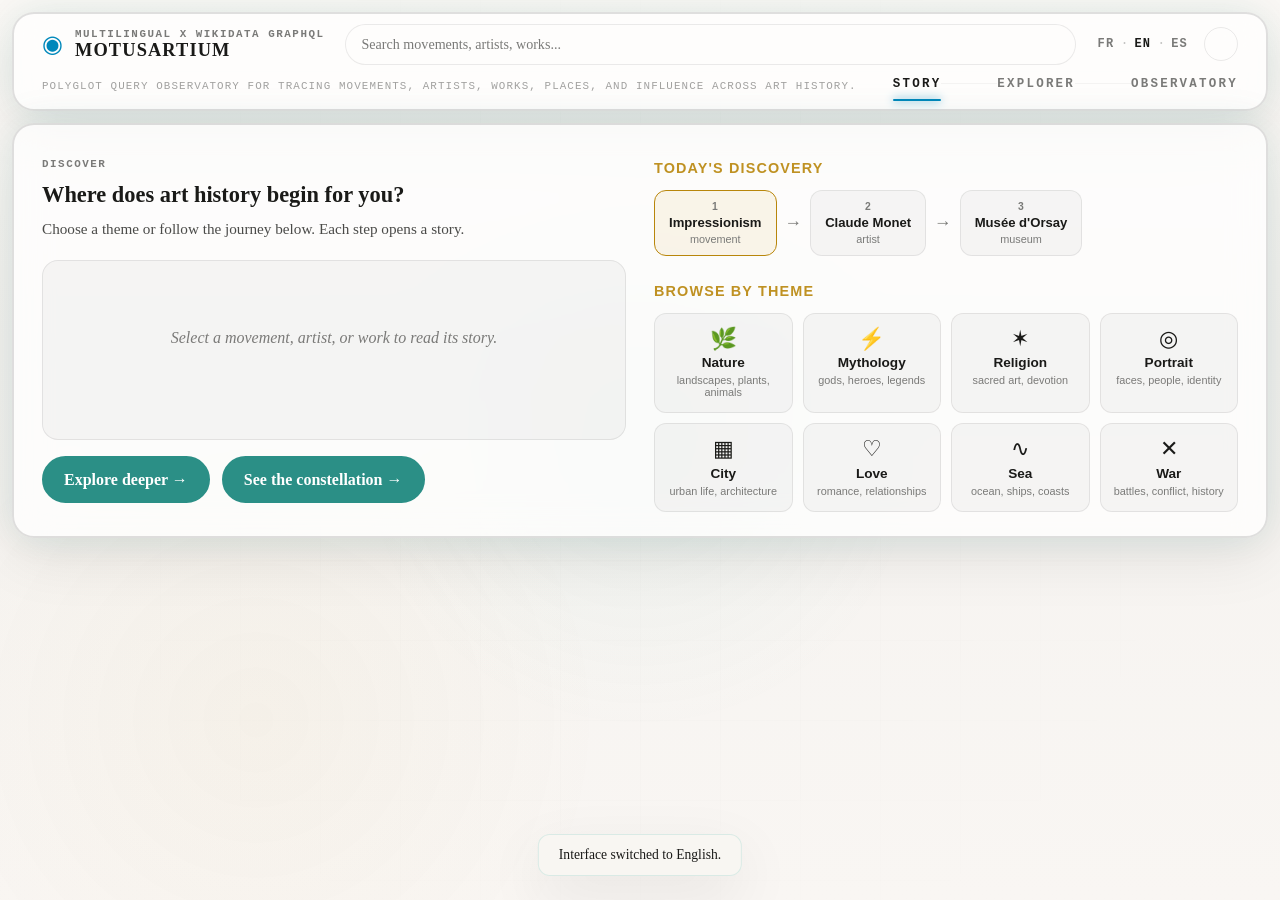
<file: index.html>
<!DOCTYPE html>
<html lang="en">

    <head>
        <meta charset="UTF-8">
        <meta name="viewport" content="width=device-width, initial-scale=1.0">
        <meta name="description"
            content="MotusArtium - An immersive interactive semantic atlas for exploring the evolution of art movements, artists, and cultural influences across time and geography using Wikidata's GraphQL API.">
        <meta name="theme-color" content="#081019">
        <meta name="color-scheme" content="dark light">
        <title>MotusArtium - Semantic Art History Atlas</title>
        <link rel="icon"
            href="data:image/svg+xml,%3Csvg xmlns='http://www.w3.org/2000/svg' viewBox='0 0 32 32'%3E%3Crect width='32' height='32' fill='%23081019'/%3E%3Ccircle cx='16' cy='16' r='10' fill='%23f4d35e'/%3E%3Cpath d='M8 20 L16 7 L24 20 Z' fill='%2336c2b4'/%3E%3C/svg%3E">
        <link rel="stylesheet" href="styles.css">
        <style>
            @supports (display: grid) {
                /* Critical rendering path optimization */
            }
        </style>
    </head>

    <body data-mode="story" data-tier="story">
        <a href="#main-content" class="sr-only-focusable">Skip to main content</a>
        <div class="shell" id="app-shell">
            <header class="topbar panel" role="banner">
                <!-- Upper row: beacon brand · search · lang/theme -->
                <div class="topbar-upper">
                    <div class="brand">
                        <span class="brand-beacon" aria-hidden="true">◉</span>
                        <div class="brand-identity">
                            <span class="eyebrow" id="brand-eyebrow">Multilingual × Wikidata</span>
                            <h1 id="brand-title">MotusArtium</h1>
                        </div>
                    </div>

                    <div class="search-bar-inline" role="search">
                        <label for="search-input" class="sr-only">Search art entities</label>
                        <input type="text" id="search-input" placeholder="⌕  Search movements, artists, works…"
                            aria-label="Search art entities" autocomplete="off" />
                    </div>

                    <div class="lang-status" role="group" aria-label="Interface settings">
                        <div class="lang-controls">
                            <button type="button" class="lang-button" data-language="fr" aria-pressed="false" title="French interface">FR</button>
                            <span class="lang-sep" aria-hidden="true">·</span>
                            <button type="button" class="lang-button is-active" data-language="en" aria-pressed="true" title="English interface">EN</button>
                            <span class="lang-sep" aria-hidden="true">·</span>
                            <button type="button" class="lang-button" data-language="es" aria-pressed="false" title="Spanish interface">ES</button>
                        </div>
                        <button type="button" class="theme-toggle" id="theme-toggle" aria-label="Toggle between dark and light color modes" title="Toggle theme">
                            <svg width="18" height="18" viewBox="0 0 24 24" aria-hidden="true">
                                <circle cx="12" cy="12" r="9" stroke="currentColor" stroke-width="1.5" fill="none"/>
                                <path d="M12 3 A9 9 0 0 1 12 21 Z" fill="currentColor"/>
                            </svg>
                        </button>
                    </div>
                </div>

                <!-- Lower row: subtitle · mode rail with arc indicator -->
                <div class="topbar-lower">
                    <p id="brand-subtitle" class="brand-sub">Semantic Art History Atlas</p>

                    <nav class="mode-rail" id="mode-switcher" aria-label="Experience modes">
                        <div class="tier-nav" id="tier-nav" role="tablist" aria-label="Experience level">
                            <button type="button" class="tier-button is-active" data-tier="story" role="tab" aria-selected="true" title="Story — read narratives, browse themes">
                                <span class="tier-label">Story</span>
                            </button>
                            <span class="tier-connector" aria-hidden="true"></span>
                            <button type="button" class="tier-button" data-tier="explorer" role="tab" aria-selected="false" title="Explorer — search, compare, find connections">
                                <span class="tier-label">Explorer</span>
                            </button>
                            <span class="tier-connector" aria-hidden="true"></span>
                            <button type="button" class="tier-button" data-tier="observatory" role="tab" aria-selected="false" title="Observatory — graph constellation and data tools">
                                <span class="tier-label">Observatory</span>
                            </button>
                        </div>

                        <div class="observatory-subtabs" id="observatory-subtabs" hidden role="tablist" aria-label="Observatory sub-modes">
                            <button type="button" class="mode-button is-active" data-mode="observatory" role="tab" aria-selected="true" title="Constellation graph exploration">Constellation</button>
                            <button type="button" class="mode-button" data-mode="query-theater" role="tab" aria-selected="false" title="Live GraphQL query editor">Query Lab</button>
                            <button type="button" class="mode-button" data-mode="polyglot-studio" role="tab" aria-selected="false" title="Multilingual entity surfaces">Polyglot Studio</button>
                            <button type="button" class="mode-button" data-mode="temporal-river" role="tab" aria-selected="false" title="Timeline and chronological analysis">Timeline</button>
                            <button type="button" class="mode-button shortcuts-trigger" id="shortcuts-trigger" title="Keyboard shortcuts" aria-label="Show keyboard shortcuts">?</button>
                        </div>
                    </nav>
                    <!-- F24: Exploration trail breadcrumb — wraps below mode rail when visible -->
                    <nav class="trail-breadcrumb" id="trail-breadcrumb" aria-label="Exploration trail" hidden></nav>
                </div>
            </header>

            <!-- ============================================================ -->
            <!-- STORY PANEL — Tier 1 default view                           -->
            <!-- ============================================================ -->
            <section id="story-panel" class="story-panel panel" hidden aria-label="Story — narrative discovery mode">
                <div class="story-layout">
                    <!-- Left: narrative card -->
                    <div class="story-recit-col">
                        <div class="story-header">
                            <span class="eyebrow">Discover</span>
                            <h2 id="story-heading">Read the story of any artwork, artist, or movement.</h2>
                            <p id="story-subheading">Click a theme tile or a journey step to begin. No graph, no jargon — just the story.</p>
                        </div>
                        <div class="story-recit-area" id="story-recit-area">
                            <div id="__ml_story_recit_root"></div>
                        </div>
                        <div class="story-actions">
                            <button type="button" class="ghost-button story-cta" id="story-to-explorer">Explore deeper →</button>
                            <button type="button" class="ghost-button story-cta" id="story-to-observatory">See the constellation →</button>
                        </div>
                    </div>
                    <!-- Right: discovery tools -->
                    <div class="story-discovery-col">
                        <!-- Featured Journey -->
                        <section class="story-journey" aria-label="Featured journey walkthrough">
                            <h3 class="section-title">Featured Journey</h3>
                            <div class="journey-steps" id="journey-steps" role="group" aria-label="Guided art journey steps">
                                <button type="button" class="journey-step is-active" data-entity-id="Q40415" data-entity-type="movement" data-entity-label="Impressionism" aria-label="Step 1: Impressionism movement">
                                    <span class="step-num">1</span>
                                    <span class="step-label">Impressionism</span>
                                    <small>movement</small>
                                </button>
                                <span class="journey-arrow" aria-hidden="true">→</span>
                                <button type="button" class="journey-step" data-entity-id="Q296" data-entity-type="artist" data-entity-label="Claude Monet" aria-label="Step 2: Claude Monet, artist">
                                    <span class="step-num">2</span>
                                    <span class="step-label">Claude Monet</span>
                                    <small>artist</small>
                                </button>
                                <span class="journey-arrow" aria-hidden="true">→</span>
                                <button type="button" class="journey-step" data-entity-id="Q23402" data-entity-type="museum" data-entity-label="Musée d'Orsay" aria-label="Step 3: Musée d'Orsay, museum">
                                    <span class="step-num">3</span>
                                    <span class="step-label">Musée d'Orsay</span>
                                    <small>museum</small>
                                </button>
                            </div>
                        </section>
                        <!-- Theme discovery grid -->
                        <section class="story-themes" aria-label="Browse artworks by theme">
                            <h3 class="section-title">Browse by Theme</h3>
                            <div id="__ml_themes_root" aria-label="Theme tiles"></div>
                        </section>
                    </div>
                </div>
            </section>

            <!-- ============================================================ -->
            <!-- EXPLORER PANEL — Tier 2 search and compare view             -->
            <!-- ============================================================ -->
            <section id="explorer-panel" class="explorer-panel panel" hidden aria-label="Explorer — search, compare, and filter">
                <div class="explorer-header">
                    <span class="eyebrow">Explorer</span>
                    <h2>Search, compare, and find connections.</h2>
                </div>
                <!-- Search mode selector -->
                <div class="search-modes" role="group" aria-label="Choose search type">
                    <button type="button" class="search-mode-btn is-active" data-search-mode="entity" title="Search for any named entity">Find entity</button>
                    <button type="button" class="search-mode-btn" data-search-mode="subject" title="Find artworks that depict a subject">Artworks of&hellip;</button>
                </div>
                <p class="search-mode-hint" id="search-mode-hint" role="status" aria-live="polite">Search for any movement, artist, artwork, museum, or theme using the search bar above.</p>

                <!-- F10: Explorer onboarding card — dismissed after first search -->
                <div class="explorer-onboarding" id="explorer-onboarding" role="note" aria-label="Explorer orientation">
                    <button type="button" class="explorer-onboarding-dismiss" id="explorer-onboarding-dismiss" aria-label="Dismiss orientation">&times;</button>
                    <strong id="explorer-onboarding-title">Three ways to explore</strong>
                    <ol>
                        <li id="explorer-onboarding-step1">Search any name in the bar above.</li>
                        <li id="explorer-onboarding-step2">Click a theme tile to browse artworks by subject.</li>
                        <li id="explorer-onboarding-step3">Use <em>+ Compare</em> to place two entities side by side.</li>
                    </ol>
                </div>

                <section class="explorer-focus" id="explorer-focus-section" aria-label="Current explorer result">
                    <div id="__ml_explorer_focus_root"></div>
                </section>

                <div class="explorer-layout">
                    <!-- Theme grid for zero-typing discovery -->
                    <section class="explorer-themes" aria-label="Browse by theme">
                        <h3 class="section-title">Browse by Theme</h3>
                        <div id="__ml_explorer_themes_root"></div>
                    </section>
                    <!-- Promoted comparison panel — F8: hidden until an entity is queued -->
                    <section class="explorer-inline-section" id="explorer-comparison-section" aria-label="Comparison panel" hidden>
                        <h3 class="section-title">Compare</h3>
                        <p class="explorer-section-hint">Use <em>+ Compare</em> in search results to add entities here.</p>
                        <div id="__ml_explorer_comparison_root"></div>
                    </section>
                    <!-- Promoted trajectory panel — F8: hidden until an artist is queued -->
                    <section class="explorer-inline-section" id="explorer-trajectory-section" aria-label="Influence trajectory" hidden>
                        <h3 class="section-title">Influence Path</h3>
                        <p class="explorer-section-hint">Use <em>+ Trajectory</em> on artist results to trace influence paths.</p>
                        <div id="__ml_explorer_trajectoire_root"></div>
                    </section>
                </div>
            </section>

            <section class="top-dashboard">
                <section class="hero panel">
                    <div class="hero-copy">
                        <span class="eyebrow" id="hero-eyebrow">Manifest</span>
                        <h2 id="hero-title">Navigate art history through live query surfaces and multilingual semantics.
                        </h2>
                        <p id="hero-description">MotusArtium is designed as a cultural instrument rather than a
                            dashboard: a place where GraphQL documents, semantic relationships, and language-aware
                            exploration are visible at the same time.</p>

                        <div class="hero-actions" role="region" aria-label="Exploration entry points">
                            <button type="button" class="entry-card" data-entry="movements" aria-label="Start by exploring art movements">
                                <strong id="entry-movements-title">Start with Movements</strong>
                                <span id="entry-movements-copy">Enter through schools, ruptures, and successions to
                                    watch art history reorganize itself as a living constellation.</span>
                            </button>
                            <button type="button" class="entry-card" data-entry="artists" aria-label="Start by exploring individual artists">
                                <strong id="entry-artists-title">Start with Artists</strong>
                                <span id="entry-artists-copy">Trace creation through people, influence, birthplace, and
                                    works while the active GraphQL query remains visible.</span>
                            </button>
                            <button type="button" class="entry-card" data-entry="themes" aria-label="Start by exploring themes and materials">
                                <strong id="entry-themes-title">Start with Themes</strong>
                                <span id="entry-themes-copy">Approach the atlas by material, subject, museum, or place
                                    and let the interface reshape the narrative lens.</span>
                            </button>
                        </div>

                        <section class="preview-card hero-journey">
                            <h3>Featured Journey</h3>
                            <p class="trail">
                                <strong>Impressionism</strong>
                                <span>&rarr;</span>
                                <strong>Claude Monet</strong>
                                <span>&rarr;</span>
                                <strong>Water Lilies</strong>
                                <span>&rarr;</span>
                                <strong>Musee de l'Orangerie</strong>
                            </p>
                        </section>
                    </div>
                </section>

                <aside class="rail panel">
                    <section class="subpanel">
                        <h3 class="section-title">Semantic Compass</h3>
                        <fieldset class="compass" aria-labelledby="compass-label">
                            <legend class="sr-only">Semantic Lens Selection</legend>
                            <div class="compass-ring" aria-hidden="true">
                                <div class="compass-axis compass-axis--vertical"></div>
                                <div class="compass-axis compass-axis--horizontal"></div>
                                <div class="compass-axis compass-axis--diagonal-left"></div>
                                <div class="compass-axis compass-axis--diagonal-right"></div>
                                <div class="compass-core">
                                    <span class="compass-core-label" id="compass-label">Lens</span>
                                </div>
                                <button type="button" class="compass-pole is-primary" data-position="top" data-lens="movement" aria-label="Movement lens — what style or school?" aria-pressed="true"><span class="pole-name">Movement</span><span class="pole-hint">style/school</span></button>
                                <button type="button" class="compass-pole" data-position="top-right" data-lens="artist" aria-label="Artist lens — who made it?" aria-pressed="false"><span class="pole-name">Artist</span><span class="pole-hint">who made it?</span></button>
                                <button type="button" class="compass-pole" data-position="bottom-right" data-lens="work" aria-label="Work lens — what was created?" aria-pressed="false"><span class="pole-name">Work</span><span class="pole-hint">what was created?</span></button>
                                <button type="button" class="compass-pole" data-position="bottom" data-lens="place" aria-label="Place lens — where?" aria-pressed="false"><span class="pole-name">Place</span><span class="pole-hint">where?</span></button>
                                <button type="button" class="compass-pole" data-position="bottom-left" data-lens="time" aria-label="Time lens — when?" aria-pressed="false"><span class="pole-name">Time</span><span class="pole-hint">when?</span></button>
                                <button type="button" class="compass-pole" data-position="top-left" data-lens="influence" aria-label="Influence lens — who inspired whom?" aria-pressed="false"><span class="pole-name">Influence</span><span class="pole-hint">who inspired?</span></button>
                            </div>
                        </fieldset>
                        <p id="compass-copy">The semantic compass replaces flat filters with interactive lenses: emphasize movement, artist, work,
                            place, time, or influence and let the atlas reorganize itself dynamically.</p>
                    </section>

                    <section class="subpanel">
                        <h3 class="section-title">Quick Lens Presets</h3>
                        <div class="preset-list" id="lens-preset-list" role="group" aria-label="Preset lens configurations">
                            <button type="button" class="preset preset-button" data-preset="lineage" aria-label="Lineage preset - explore artistic succession and movement evolution"><span>Lineage</span><small>movement to successor</small></button>
                            <button type="button" class="preset preset-button" data-preset="geography" aria-label="Geography preset - explore geographic diffusion and cultural context"><span>Geography</span><small>country and diffusion</small></button>
                            <button type="button" class="preset preset-button" data-preset="materials" aria-label="Materials preset - explore mediums, materials, and artistic subjects"><span>Materials</span><small>mediums and subjects</small></button>
                            <button type="button" class="preset preset-button" data-preset="cross-language" aria-label="Cross-language preset - explore multilingual entity labels and descriptions"><span>Cross-Language</span><small>multilingual labels</small></button>
                        </div>
                    </section>

                    <section class="subpanel">
                        <h3 class="section-title">Current Lens</h3>
                        <dl>
                            <div>
                                <dt>Emphasis</dt>
                                <dd id="lens-summary">Influence-aware, movement-centered, French surface</dd>
                            </div>
                            <div>
                                <dt>Goal</dt>
                                <dd>Make GraphQL and Multilingual visible at the same time, not hidden under a generic
                                    graph interface.</dd>
                            </div>
                        </dl>
                    </section>
                </aside>

                <section class="stage panel">
                    <div class="stage-head">
                        <div>
                            <h3>Observatory Constellation</h3>
                        </div>
                        <div class="query-list" role="complementary" aria-label="Active query information">
                            <span class="chip" id="active-doc-chip" aria-label="Active GraphQL document">movement_details.graphql</span>
                            <span class="chip" aria-label="Interface language">languageCode: <span id="active-language-chip">en</span></span>
                            <span class="chip mobile-only" aria-label="Current visualization mode">Mode: Observatory</span>
                        </div>
                    </div>

                    <div class="stage-trail-bar" role="status" aria-live="polite">
                        <strong>Current Trail</strong>
                        <span id="stage-trail-text">Selection should always produce a visual focus, a GraphQL
                            document shift, and a language-aware summary.</span>
                        <span class="collection-status" id="collection-status"></span>
                        <button type="button" class="pagination-button" id="chronology-load-more" aria-label="Load more movements">Load more</button>
                    </div>

                    <div class="constellation" role="main" aria-label="Interactive constellation visualization of art movements, artists, and influences">
                        <div class="constellation-grid" aria-hidden="true"></div>
                        <div class="constellation-legend" id="constellation-legend" aria-hidden="true">
                            <span class="constellation-legend-label constellation-legend-label--top" id="legend-top"></span>
                            <span class="constellation-legend-label constellation-legend-label--bottom" id="legend-bottom"></span>
                            <span class="constellation-legend-label constellation-legend-label--left" id="legend-left"></span>
                            <span class="constellation-legend-label constellation-legend-label--right" id="legend-right"></span>
                        </div>
                        <svg class="constellation-links" id="constellation-links" aria-hidden="true" viewBox="0 0 100 100" preserveAspectRatio="none">
                            <defs>
                                <marker id="arrow-directed" markerWidth="5" markerHeight="5" refX="4.5" refY="2.5" orient="auto" markerUnits="userSpaceOnUse">
                                    <polygon points="0 0, 5 2.5, 0 5" fill="rgba(110,243,255,0.55)" />
                                </marker>
                                <marker id="arrow-succession" markerWidth="5" markerHeight="5" refX="4.5" refY="2.5" orient="auto" markerUnits="userSpaceOnUse">
                                    <polygon points="0 0, 5 2.5, 0 5" fill="rgba(214,164,88,0.65)" />
                                </marker>
                            </defs>
                        </svg>
                        <div class="constellation-nodes" id="constellation-nodes" role="group" aria-label="Interactive entity nodes"></div>
                        <canvas class="constellation-minimap" id="constellation-minimap" width="130" height="86" aria-hidden="true"></canvas>
                        <span class="constellation-minimap-label" aria-hidden="true" title="Minimap — click or drag to navigate">Map</span>
                        <div class="constellation-controls" aria-label="Constellation zoom controls">
                            <button type="button" class="icon-button" id="constellation-zoom-out" aria-label="Zoom out" title="Zoom out (scroll down)">−</button>
                            <span class="zoom-readout" id="constellation-zoom-readout" aria-live="polite">100%</span>
                            <button type="button" class="icon-button" id="constellation-zoom-in" aria-label="Zoom in" title="Zoom in (scroll up)">+</button>
                            <button type="button" class="icon-button" id="constellation-zoom-reset" aria-label="Reset zoom and pan" title="Reset view">1:1</button>
                        </div>
                    </div>

                    <div class="polyglot-studio-visualization" id="polyglot-studio-visualization">
                    </div>

                    <div class="recit-visualization" id="recit-visualization" aria-label="Récit — vue narrative de l'entité sélectionnée">
                        <div id="__ml_recit_root"></div>
                    </div>

                    <div class="app-root">
                        <div id="__ml_root"></div>
                        <div class="polyglot-studio-panel" id="polyglot-studio-panel">
                            <section class="polyglot-card">
                                <h4 id="polyglot-card-1-title">Interface Surface</h4>
                                <p id="polyglot-card-1-copy">The shell changes prompts, labels, and interpretation text
                                    with the active language.</p>
                            </section>
                            <section class="polyglot-card">
                                <h4 id="polyglot-card-2-title">Entity Surface</h4>
                                <p id="polyglot-card-2-copy">Selected entities can be read through different language
                                    surfaces while keeping the same Wikidata identity.</p>
                            </section>
                            <section class="polyglot-card">
                                <h4 id="polyglot-card-3-title">Source Lens</h4>
                                <pre id="polyglot-source-snippet">asynchrone déf charger_mouvement(id):
    attendre ui.etat.charger_mouvement(id)</pre>
                            </section>
                        </div>
                    </div>
                </section>
            </section>

            <main class="workspace" id="main-content">
                <aside class="mirror panel">
                    <section class="subpanel mirror-primary">
                        <h3 class="section-title">Query Mirror</h3>
                        <div class="query-list" id="query-doc-list">
                            <span class="chip">movement_details.graphql</span>
                        </div>
                    </section>

                    <section class="subpanel mirror-session" aria-label="Active session and query history">
                        <div class="subpanel-head">
                            <h3 class="section-title">Session Flow</h3>
                            <button type="button" class="ghost-button subpanel-action" id="clear-session-button" aria-label="Clear all session history and reset to initial state">Clear Session</button>
                        </div>
                        <div class="query-session-list" id="query-session-list">
                            <div class="session-entry">
                                <strong>Bootstrapping</strong>
                                <small>Awaiting first live GraphQL request.</small>
                            </div>
                        </div>
                    </section>

                    <section class="subpanel mirror-variables">
                        <h3 class="section-title">Variables</h3>
                        <pre class="code-box" id="query-variables">{
  "id": "Q40415",
  "languageCode": "en"
}</pre>
                    </section>

                    <section class="subpanel mirror-document">
                        <h3 class="section-title">Document</h3>
                        <pre class="code-box" id="query-document">Loading document...</pre>
                    </section>

                    <section class="subpanel mirror-response">
                        <h3 class="section-title">Response Shape <span class="section-title-badge" id="response-shape-badge">example</span></h3>
                        <pre class="response-box" id="query-response-shape">{
  item: {
    id,
    label,
    statements(...)
  }
}</pre>
                    </section>

                    <section class="subpanel mirror-interpretation">
                        <h3 class="section-title">Interpretation</h3>
                        <p id="query-explanation">This panel turns the data layer into part of the experience: the app
                            should always be able to show which GraphQL document is active, which variables are in play,
                            and what semantic shape is being retrieved.</p>
                    </section>
                </aside>

                <!-- Detail Panel Container - appears when entity is selected -->
                <div id="detail-panel-container" class="detail-panel-overlay">
                    <div id="__ml_detail_root"></div>
                </div>

                <!-- Comparison Panel - appears when 1+ entities are queued for comparison -->
                <div id="comparison-panel-container" class="comparison-panel-overlay" hidden>
                    <div id="__ml_comparison_root"></div>
                </div>

                <!-- Trajectory Panel - appears when 1+ artists are queued for influence pathfinding -->
                <div id="trajectoire-panel-container" class="trajectoire-panel-overlay" hidden>
                    <div id="__ml_trajectoire_root"></div>
                </div>

                <!-- Heatmap Panel - geographic diffusion with temporal animation -->
                <div id="heatmap-panel-container" class="heatmap-panel-overlay" hidden>
                    <canvas id="heatmap-canvas" width="600" height="380" aria-label="Geographic diffusion heatmap"></canvas>
                    <div id="curseur-temps-container"></div>
                </div>
            </main>

            <footer class="footer-rail panel" role="contentinfo">
                <section class="timeline" aria-label="Temporal and chronological visualization">
                    <h3 class="section-title">Temporal Rail</h3>
                    <div class="timeline-track" aria-hidden="true">
                        <div class="timeline-window" aria-label="Selected time period"></div>
                    </div>
                    <div class="timeline-caption" id="timeline-caption" role="status" aria-live="polite">Awaiting dated selection</div>
                    <div class="timeline-labels" aria-hidden="true">
                        <span>1400</span>
                        <span>1600</span>
                        <span>1800</span>
                        <span>2000</span>
                    </div>
                    <div class="timeline-insights" id="timeline-insights">
                        <div class="preset"><span>Temporal Focus</span><small>Awaiting dated selection</small></div>
                    </div>
                </section>

                <section>
                    <h3 class="section-title">Exploration Trail</h3>
                    <div class="trail-list" id="exploration-trail">
                        <div class="preset"><span>Movement</span><small>Impressionism</small></div>
                        <div class="preset"><span>Artist</span><small>Claude Monet</small></div>
                        <div class="preset"><span>Work</span><small>Water Lilies</small></div>
                    </div>
                </section>

                <section>
                    <h3 class="section-title">Selected Entity</h3>
                    <div class="entity-pill" id="selected-entity-pill">
                        <img id="selected-entity-image" class="selected-entity-image" alt="" hidden loading="lazy" />
                        <strong id="selected-entity-name">Impressionism</strong>
                        <span class="chip" id="selected-entity-type">Movement</span>
                        <span class="chip" id="selected-entity-meta">1860s-1880s</span>
                        <span class="chip" id="selected-entity-action">Show Query</span>
                    </div>
                </section>

                <section>
                    <h3 class="section-title">Live Query Preview</h3>
                    <pre class="graphql-preview footer-preview"
                        id="hero-query-preview">Loading dedicated GraphQL documents...</pre>
                </section>

                <section>
                    <h3 class="section-title">Status</h3>
                    <span class="chip is-live" id="status-chip">GraphQL Live - 0 docs</span>
                </section>
            </footer>
            <!-- F12: Observatory guide — 3-step walkthrough -->
            <div id="observatory-guide" class="observatory-guide-overlay" hidden role="dialog" aria-modal="true" aria-labelledby="observatory-guide-title">
                <div class="observatory-guide-card">
                    <div class="guide-steps">
                        <div class="guide-step is-active" data-step="1">
                            <span class="guide-step-num">1 / 3</span>
                            <h3 id="observatory-guide-title">The Constellation</h3>
                            <p>Each dot is an artist, artwork, or movement. Lines show influence and succession.</p>
                        </div>
                        <div class="guide-step" data-step="2">
                            <span class="guide-step-num">2 / 3</span>
                            <h3>Interact</h3>
                            <p>Click any dot to load its story and fire a live GraphQL query. Scroll to zoom, drag to pan.</p>
                        </div>
                        <div class="guide-step" data-step="3">
                            <span class="guide-step-num">3 / 3</span>
                            <h3>Switch views</h3>
                            <p>Use the tabs above — <em>Query Lab</em> exposes the live GraphQL, <em>Timeline</em> shows chronology, <em>Polyglot Studio</em> compares languages.</p>
                        </div>
                    </div>
                    <div class="observatory-guide-actions">
                        <button type="button" id="observatory-guide-prev" class="ghost-button" hidden>← Back</button>
                        <button type="button" id="observatory-guide-next" class="ghost-button">Next →</button>
                        <button type="button" id="observatory-guide-dismiss" class="ghost-button" hidden>Got it, let me explore</button>
                        <button type="button" id="observatory-guide-story" class="ghost-button">Back to Story</button>
                    </div>
                </div>
            </div>

            <!-- F16: Lens concept tooltip — shown once in Story after first entity load -->
            <div id="lens-intro-tooltip" class="lens-intro-tooltip" hidden role="note">
                <button type="button" class="lens-intro-dismiss" id="lens-intro-dismiss" aria-label="Dismiss">&times;</button>
                <strong>Tip:</strong> You are reading through the <em>Movement</em> lens. Switch lenses in Observatory to see the same data differently.
                <button type="button" class="ghost-button lens-intro-cta" id="lens-intro-observatory">Go to Observatory →</button>
            </div>

            <!-- F23: Keyboard shortcuts overlay -->
            <div id="shortcuts-overlay" class="shortcuts-overlay" hidden role="dialog" aria-modal="true" aria-labelledby="shortcuts-title">
                <div class="shortcuts-card">
                    <div class="shortcuts-header">
                        <h3 id="shortcuts-title">Keyboard Shortcuts</h3>
                        <button type="button" class="ghost-button" id="shortcuts-dismiss" aria-label="Close shortcuts">&times;</button>
                    </div>
                    <dl class="shortcuts-list">
                        <div><dt><kbd>/</kbd></dt><dd>Focus search bar</dd></div>
                        <div><dt><kbd>Esc</kbd></dt><dd>Close panel / dropdown</dd></div>
                        <div><dt><kbd>1</kbd></dt><dd>Switch to Story</dd></div>
                        <div><dt><kbd>2</kbd></dt><dd>Switch to Explorer</dd></div>
                        <div><dt><kbd>3</kbd></dt><dd>Switch to Observatory</dd></div>
                        <div><dt><kbd>+</kbd> / <kbd>−</kbd></dt><dd>Zoom constellation</dd></div>
                        <div><dt><kbd>0</kbd></dt><dd>Reset constellation zoom</dd></div>
                        <div><dt><kbd>Ctrl+L</kbd></dt><dd>Cycle interface language</dd></div>
                        <div><dt><kbd>?</kbd></dt><dd>Show / hide this panel</dd></div>
                    </dl>
                </div>
            </div>

            <!-- F22: Language switch toast -->
            <div id="lang-toast" class="lang-toast" hidden aria-live="polite" aria-atomic="true"></div>
        </div>

        <!-- Global search results dropdown (positioned via JS) -->
        <div class="search-results-dropdown" id="search-results-dropdown" role="listbox" aria-label="Search results" aria-hidden="true"></div>

        <script src="theme.js"></script>
        <script src="bundle.js"></script>
        <script src="js/bus.js"></script>
        <script src="app.js"></script>
        <script src="bootstrap.js"></script>
        <script src="js/actions.js"></script>
    </body>

</html>
</file>
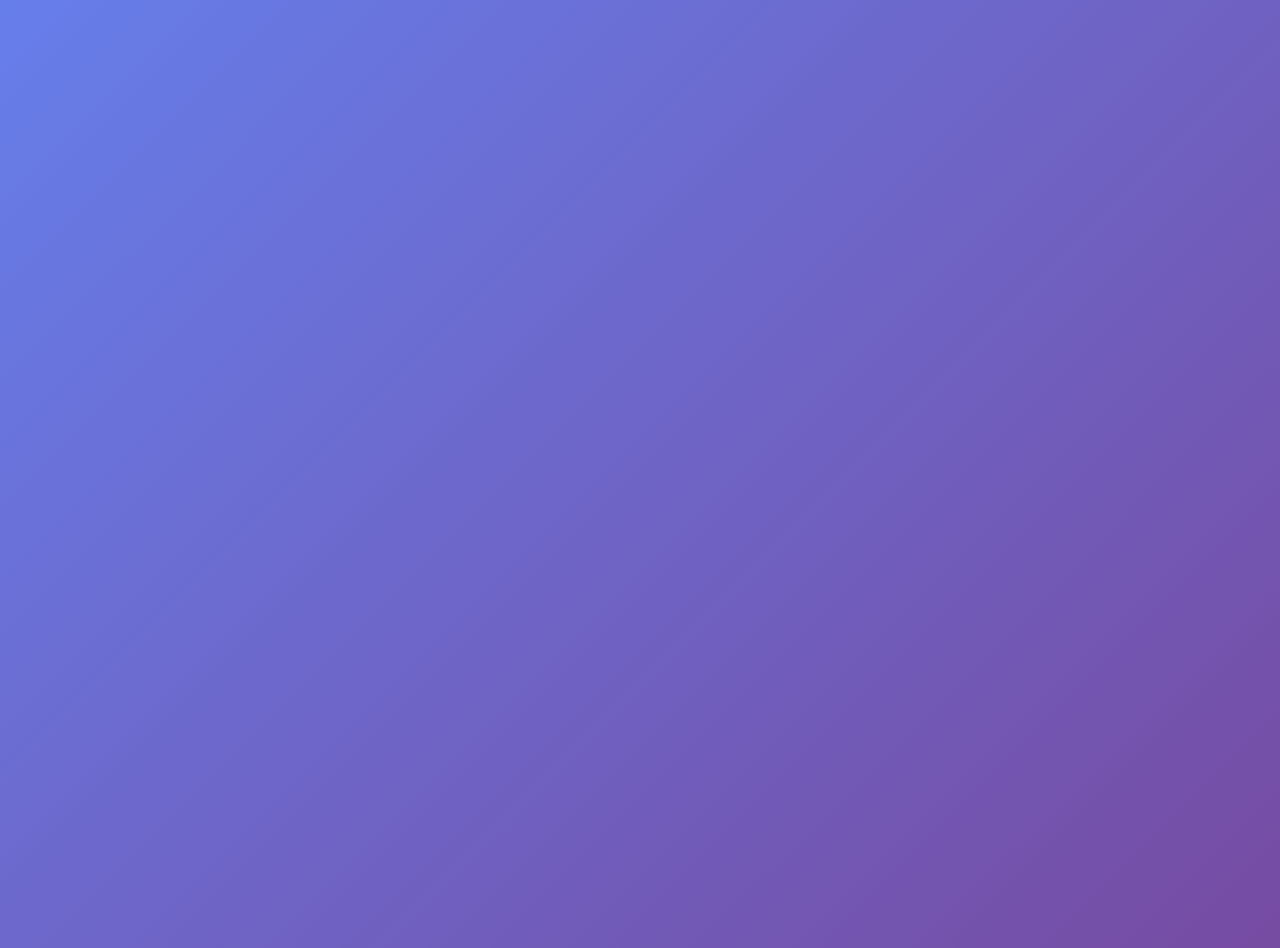
<file: bundle/index.html>
<!DOCTYPE html>
<html lang="en">
<head>
  <meta charset="UTF-8">
  <meta name="viewport" content="width=device-width, initial-scale=1.0">
  <title>Multilingual UI Preview</title>
  <style>
    body {
      margin: 0;
      padding: 24px;
      font-family: system-ui, sans-serif;
      background: linear-gradient(135deg, #667eea 0%, #764ba2 100%);
      min-height: 100vh;
      display: flex;
      align-items: center;
      justify-content: center;
    }
    .ml-canvas {
      min-height: 48px;
      border: 1px dashed #8aa;
      padding: 12px;
      margin-bottom: 12px;
    }
    .memory-game {
      background: white;
      border-radius: 12px;
      padding: 32px;
      box-shadow: 0 10px 40px rgba(0, 0, 0, 0.2);
      max-width: 600px;
    }
    .memory-game h1 {
      text-align: center;
      color: #333;
      margin-top: 0;
      margin-bottom: 24px;
      font-size: 28px;
    }
    .game-board {
      display: grid;
      grid-template-columns: repeat(4, 1fr);
      gap: 12px;
      margin-bottom: 24px;
      padding: 16px;
      background: #f5f5f5;
      border-radius: 8px;
    }
    .card {
      aspect-ratio: 1;
      padding: 0;
      border: 2px solid #ddd;
      background: #fff;
      color: #333;
      font-size: 32px;
      font-weight: bold;
      cursor: pointer;
      border-radius: 6px;
      transition: all 0.2s ease;
    }
    .card:hover {
      transform: scale(1.05);
      box-shadow: 0 4px 8px rgba(0, 0, 0, 0.1);
    }
    .card:disabled {
      opacity: 0.6;
      cursor: not-allowed;
    }
    .card.revealed {
      background: #e3f2fd;
      border-color: #2196f3;
      color: #1976d2;
    }
    .card.matched {
      background: #c8e6c9;
      border-color: #4caf50;
      color: #2e7d32;
    }
    .status {
      text-align: center;
      margin-bottom: 16px;
    }
    .status p {
      margin: 8px 0;
      color: #555;
      font-size: 16px;
    }
    .reset-btn {
      display: block;
      width: 100%;
      padding: 12px;
      margin-top: 8px;
      background: #667eea;
      color: white;
      border: none;
      border-radius: 6px;
      font-size: 16px;
      font-weight: bold;
      cursor: pointer;
      transition: background 0.2s ease;
    }
    .reset-btn:hover {
      background: #764ba2;
    }
  </style>
</head>
<body>


  <script>
// Generated by Multilingual UI lowering
class ReactiveSignal {
  constructor(value) {
    this._value = value;
    this._handlers = [];
  }
  get() { return this._value; }
  set(value) {
    this._value = value;
    for (const handler of this._handlers) {
      handler(value);
    }
  }
  on_change(handler) {
    this._handlers.push(handler);
  }
}

class ReactiveList {
  constructor(value) {
    this._value = Array.from(value || []);
    this._handlers = [];
  }
  get() { return this._value.slice(); }
  set(value) {
    this._value = Array.from(value || []);
    this._notify();
  }
  setIndex(index, value) {
    this._value[index] = value;
    this._notify();
  }
  on_change(handler) {
    this._handlers.push(handler);
  }
  _notify() {
    const snapshot = this.get();
    for (const handler of this._handlers) {
      handler(snapshot);
    }
  }
}

class ReactiveEngine {
  constructor() {
    this.signals = {};
  }
  declare(name, initial) {
    if (!this.signals[name]) {
      this.signals[name] = __ml_signal(initial);
    }
    return this.signals[name];
  }
  get(name) {
    return this.signals[name];
  }
  on_change(name) {
    return (handler) => {
      this.declare(name, null).on_change(handler);
      return handler;
    };
  }
}

function __ml_signal(initial) {
  return Array.isArray(initial) ? new ReactiveList(initial) : new ReactiveSignal(initial);
}

function streamToView(source, target) {
  if (!source || !target || typeof source.on_change !== 'function') {
    return;
  }
  source.on_change((value) => {
    target.textContent = value == null ? '' : String(value);
  });
}

function intervalle(...args) {
  let start = 0;
  let stop = 0;
  let step = 1;
  if (args.length === 1) {
    stop = Number(args[0] ?? 0);
  } else if (args.length >= 2) {
    start = Number(args[0] ?? 0);
    stop = Number(args[1] ?? 0);
    step = Number(args[2] ?? 1);
  }
  if (!Number.isFinite(step) || step === 0) {
    step = 1;
  }
  const result = [];
  if (step > 0) {
    for (let i = start; i < stop; i += step) {
      result.push(i);
    }
  } else {
    for (let i = start; i > stop; i += step) {
      result.push(i);
    }
  }
  return result;
}

const _engine = new ReactiveEngine();
const __ml_signals = _engine.signals;

__ml_signals['entite_selectionnee_id'] = _engine.declare('entite_selectionnee_id', '');

__ml_signals['entite_selectionnee_type'] = _engine.declare('entite_selectionnee_type', '');

__ml_signals['mode_visualisation'] = _engine.declare('mode_visualisation', 'graphe');

__ml_signals['graphe'] = _engine.declare('graphe', module_graphe.Graphe());

__ml_signals['affichage_chargement'] = _engine.declare('affichage_chargement', false);

__ml_signals['message_erreur'] = _engine.declare('message_erreur', '');

__ml_signals['cache_entites'] = _engine.declare('cache_entites', null /* IRDictLiteral */);

__ml_signals['cache_relations'] = _engine.declare('cache_relations', null /* IRDictLiteral */);

__ml_signals['etiquettes_multilingues'] = _engine.declare('etiquettes_multilingues', null /* IRDictLiteral */);

__ml_signals['plage_temporelle_debut'] = _engine.declare('plage_temporelle_debut', 1400);

__ml_signals['plage_temporelle_fin'] = _engine.declare('plage_temporelle_fin', 2000);

__ml_signals['filtres_actifs'] = _engine.declare('filtres_actifs', []);

__ml_signals['panneau_detail_visible'] = _engine.declare('panneau_detail_visible', false);

__ml_signals['barre_recherche_active'] = _engine.declare('barre_recherche_active', false);

__ml_signals['resultats_recherche'] = _engine.declare('resultats_recherche', []);

__ml_signals['mouvement_etendu_id'] = _engine.declare('mouvement_etendu_id', '');

__ml_signals['artiste_etendu_id'] = _engine.declare('artiste_etendu_id', '');

__ml_signals['oeuvre_etendue_id'] = _engine.declare('oeuvre_etendue_id', '');

__ml_signals['oeuvre_focus_id'] = _engine.declare('oeuvre_focus_id', '');

__ml_signals['cache_entites'] = _engine.declare('cache_entites', _engine.get('cache_entites').get());

async function charger_mouvement(mouvement_id) {
  "Charger un mouvement et retour l'entité sélectionnée";
  await ui.etat.charger_mouvement(mouvement_id);
  ui.etat.obtenir_entite_selectionnee();
}

async function charger_artiste(artiste_id) {
  "Charger un artiste et retour l'entité sélectionnée";
  await ui.etat.charger_artiste(artiste_id);
  ui.etat.obtenir_entite_selectionnee();
}

async function charger_oeuvre(oeuvre_id) {
  "Charger une œuvre et retour l'entité sélectionnée";
  await ui.etat.charger_oeuvre(oeuvre_id);
  ui.etat.obtenir_entite_selectionnee();
}

async function charger_chronologie(debut, fin) {
  "Charger une chronologie et retour un instantané d'état";
  await ui.etat.charger_chronologie(debut, fin);
  ui.etat.obtenir_instantane_etat();
}

async function basculer_visualisation(mode) {
  'Basculer le mode de visualisation';
  await ui.etat.basculer_visualisation(mode);
  ui.etat.obtenir_instantane_etat();
}

async function principal() {
  "Point d'entrée principal de l'application";
  await initialiser_application();
  ui.etat.obtenir_instantane_etat();
}

async function initialiser_application() {
  "Initialiser l'application avec un mouvement de départ";
  await ui.etat.charger_mouvement('Q40415');
}

async function lancer_recherche(requete) {
  'Lancer une recherche textuelle';
  await ui.interactions.recherche.lancer_recherche(requete);
}

async function _rafraichir_etiquettes_multilingues(entite_id) {
  if ((!entite_id)) {
    return;
  }
  // unsupported IRObserveBinding
  [entite_id] = null /* IRDictLiteral */;
}

async function charger_mouvement(mouvement_id) {
  "Charger les details d'un mouvement et son branchement artiste.";
  if (((_engine.get('mouvement_etendu_id').get() == mouvement_id) || (_engine.get('entite_selectionnee_id').get() == mouvement_id))) {
    _reduire_branche_mouvement(mouvement_id);
    _mettre_a_jour_selection(mouvement_id, 'mouvement');
    return obtenir_entite_selectionnee();
  }
  if (_engine.get('artiste_etendu_id').get()) {
    _reduire_branche_artiste(_engine.get('artiste_etendu_id').get());
  }
  if ((_engine.get('mouvement_etendu_id').get() || (_engine.get('mouvement_etendu_id').get() != mouvement_id))) {
    _reduire_branche_mouvement(_engine.get('mouvement_etendu_id').get());
  }
  _engine.get('affichage_chargement').set(true);
  _engine.get('message_erreur').set('');
  _mettre_a_jour_selection(mouvement_id, 'mouvement');
  // unsupported IRTryStatement
}

async function charger_artiste(artiste_id) {
  "Charger les details d'un artiste et son branchement oeuvre.";
  if (((_engine.get('artiste_etendu_id').get() == artiste_id) || (_engine.get('entite_selectionnee_id').get() == artiste_id))) {
    _reduire_branche_artiste(artiste_id);
    _mettre_a_jour_selection(artiste_id, 'artiste');
    return obtenir_entite_selectionnee();
  }
  if ((_engine.get('artiste_etendu_id').get() || (_engine.get('artiste_etendu_id').get() != artiste_id))) {
    _reduire_branche_artiste(_engine.get('artiste_etendu_id').get());
  }
  _engine.get('affichage_chargement').set(true);
  _engine.get('message_erreur').set('');
  _mettre_a_jour_selection(artiste_id, 'artiste');
  // unsupported IRTryStatement
}

async function charger_oeuvre(oeuvre_id) {
  "Charger les details d'une oeuvre et ses noeuds de detail.";
  if (((_engine.get('oeuvre_etendue_id').get() == oeuvre_id) || (_engine.get('entite_selectionnee_id').get() == oeuvre_id))) {
    _reduire_branche_oeuvre(oeuvre_id);
    _mettre_a_jour_selection(oeuvre_id, 'oeuvre');
    return obtenir_entite_selectionnee();
  }
  if ((_engine.get('oeuvre_etendue_id').get() || (_engine.get('oeuvre_etendue_id').get() != oeuvre_id))) {
    _reduire_branche_oeuvre(_engine.get('oeuvre_etendue_id').get());
  }
  _engine.get('affichage_chargement').set(true);
  _engine.get('message_erreur').set('');
  _mettre_a_jour_selection(oeuvre_id, 'oeuvre');
  // unsupported IRTryStatement
}

async function charger_chronologie(debut, fin) {
  'Charger la chronologie des mouvements pour une periode.';
  _engine.get('affichage_chargement').set(true);
  _engine.get('message_erreur').set('');
  // unsupported IRTryStatement
}

async function basculer_visualisation(mode) {
  'Basculer le mode de visualisation et charger les données nécessaires.';
  _engine.get('affichage_chargement').set(true);
  _engine.get('message_erreur').set('');
  // unsupported IRTryStatement
}

async function _charger_donnees_heatmap(entite_id) {
  'Charger les données géographiques pour la visualisation heatmap.';
  if ((_engine.get('entite_selectionnee_type').get() == 'mouvement')) {
    diffusion = await donnees.requetes.obtenir_diffusion_geographique(entite_id);
    if (diffusion) {
      // unsupported IRObserveBinding
      [(entite_id + '_heatmap')] = null /* IRDictLiteral */;
    }
  }
}

async function _initialiser_galaxie(entite_id) {
  "Initialiser la visualisation galaxie autour de l'entité sélectionnée.";
  voisinage = _engine.get('graphe').get().obtenir_voisinage(entite_id, 2);
  if (voisinage) {
    // unsupported IRObserveBinding
    [(entite_id + '_galaxie')] = null /* IRDictLiteral */;
  }
}

async function appliquer_filtre(lentille_semantique, mode_conjonction) {
  'Appliquer un filtre sémantique au graphe courant.';
  // unsupported IRImportStatement
  _engine.get('affichage_chargement').set(true);
  _engine.get('message_erreur').set('');
  // unsupported IRTryStatement
}

async function reinitialiser_filtre() {
  'Réinitialiser tous les filtres appliqués.';
  _engine.get('affichage_chargement').set(true);
  // unsupported IRTryStatement
}

async function executer_recherche(requete) {
  'Executer une recherche textuelle simple dans le cache local.';
  _engine.get('affichage_chargement').set(true);
  _engine.get('barre_recherche_active').set(true);
  _engine.get('resultats_recherche').set([]);
  resultats = [];
  for (const i of _engine.get('cache_entites').get().items()) {
    etiquette = (entite.obtenir('movementLabel', null /* IRDictLiteral */).obtenir('value', '') || entite.obtenir('artistLabel', null /* IRDictLiteral */).obtenir('value', '') || entite.obtenir('artworkLabel', null /* IRDictLiteral */).obtenir('value', '') || entite.obtenir('label', ''));
    if ((requete.lower() in etiquette.lower())) {
      resultats.ajouter(null /* IRDictLiteral */);
    }
  }
  _engine.get('resultats_recherche').set(resultats);
  _engine.get('affichage_chargement').set(false);
  return resultats;
}

async function reinitialiser_etat() {
  "Reinitialiser l'etat global sans recreer la structure reactive.";
  _engine.get('entite_selectionnee_id').set('');
  _engine.get('entite_selectionnee_type').set('');
  _engine.get('mode_visualisation').set('graphe');
  _engine.get('affichage_chargement').set(false);
  _engine.get('message_erreur').set('');
  _engine.get('panneau_detail_visible').set(false);
  _engine.get('barre_recherche_active').set(false);
  _engine.get('resultats_recherche').set([]);
  _engine.get('mouvement_etendu_id').set('');
  _engine.get('artiste_etendu_id').set('');
  _engine.get('oeuvre_etendue_id').set('');
  _engine.get('oeuvre_focus_id').set('');
  _engine.get('cache_entites').set(null /* IRDictLiteral */);
  _engine.get('cache_relations').set(null /* IRDictLiteral */);
  _engine.get('etiquettes_multilingues').set(null /* IRDictLiteral */);
  _engine.get('graphe').get().noeuds = null /* IRDictLiteral */;
  _engine.get('graphe').get().relations = [];
}

async function ouvrir_barre_recherche() {
  'Ouvrir la barre de recherche';
  await ui.interactions.recherche.ouvrir_barre_recherche();
}

async function fermer_barre_recherche() {
  'Fermer la barre de recherche';
  await ui.interactions.recherche.fermer_barre_recherche();
}

async function ouvrir_panneau_detail() {
  'Ouvrir le panneau de détails';
  ui.etat.panneau_detail_visible = true;
}

async function fermer_panneau_detail() {
  'Fermer le panneau de détails';
  ui.etat.panneau_detail_visible = false;
}
  </script>
</body>
</html>
</file>
<file: styles.css>
:root {
            color-scheme: dark light;

            /* Dark mode (default) */
            --bg-deep: #081019;
            --bg-mid: #0e1724;
            --bg-panel: rgba(12, 19, 31, 0.78);
            --bg-panel-strong: rgba(8, 13, 22, 0.94);
            --bg-soft: rgba(255, 255, 255, 0.04);
            --line-soft: rgba(255, 255, 255, 0.09);
            --line-strong: rgba(139, 233, 253, 0.25);
            --text-main: #f0ebe0;
            --text-soft: #c4c8d6;
            --text-muted: #8b94a8;
            --accent-teal: #5ac5b8;
            --accent-gold: #dbb25e;
            --accent-coral: #e88668;
            --accent-cyan: #6ef3ff;
            --accent-rose: #f5a8d1;
            --shadow-panel: 0 20px 60px rgba(0, 0, 0, 0.35);
            --shadow-glow: 0 0 40px rgba(77, 182, 172, 0.18);
            --focus-ring: 3px solid #6ef3ff;
            --focus-ring-offset: 2px;
            --theme-toggle-bg: rgba(240, 235, 224, 0.14);
            --theme-toggle-bg-hover: rgba(240, 235, 224, 0.22);
            --theme-toggle-border: rgba(240, 235, 224, 0.42);
            --theme-toggle-icon: #ffffff;
            --theme-toggle-shadow: 0 10px 24px rgba(0, 0, 0, 0.22);
            --radius-xl: 28px;
            --radius-lg: 22px;
            --radius-md: 16px;
            --radius-sm: 12px;
            --header-height: 110px;
            --transition-fast: 140ms cubic-bezier(0.4, 0, 0.2, 1);
            --transition-normal: 200ms cubic-bezier(0.4, 0, 0.2, 1);
        }

        /* Light theme - via media query or explicit class */
        @media (prefers-color-scheme: light) {
            :root:not(.theme-dark) {
                --bg-deep: #f5f3f0;
                --bg-mid: #efefeb;
                --bg-panel: rgba(255, 255, 255, 0.72);
                --bg-panel-strong: rgba(248, 246, 242, 0.94);
                --bg-soft: rgba(0, 0, 0, 0.03);
                --line-soft: rgba(0, 0, 0, 0.08);
                --line-strong: rgba(77, 182, 172, 0.18);
                --text-main: #1a1a18;
                --text-soft: #4a4a48;
                --text-muted: #7a7a78;
                --accent-teal: #2b8f86;
                --accent-gold: #b8860b;
                --accent-coral: #c85a3a;
                --accent-cyan: #0088bb;
                --accent-rose: #c85a8f;
                --shadow-panel: 0 20px 60px rgba(0, 0, 0, 0.08);
                --shadow-glow: 0 0 40px rgba(43, 143, 134, 0.1);
                --focus-ring: 3px solid #0088bb;
            }
        }

        /* Explicit light theme class */
        html.theme-light {
            --bg-deep: #f5f3f0;
            --bg-mid: #efefeb;
            --bg-panel: rgba(255, 255, 255, 0.72);
            --bg-panel-strong: rgba(248, 246, 242, 0.94);
            --bg-soft: rgba(0, 0, 0, 0.03);
            --line-soft: rgba(0, 0, 0, 0.08);
            --line-strong: rgba(77, 182, 172, 0.18);
            --text-main: #1a1a18;
            --text-soft: #4a4a48;
            --text-muted: #7a7a78;
            --accent-teal: #2b8f86;
            --accent-gold: #b8860b;
            --accent-coral: #c85a3a;
            --accent-cyan: #0088bb;
            --accent-rose: #c85a8f;
            --shadow-panel: 0 20px 60px rgba(0, 0, 0, 0.08);
            --shadow-glow: 0 0 40px rgba(43, 143, 134, 0.1);
            --focus-ring: 3px solid #0088bb;
            --theme-toggle-bg: rgba(255, 255, 255, 0.92);
            --theme-toggle-bg-hover: rgba(255, 255, 255, 0.98);
            --theme-toggle-border: rgba(0, 136, 187, 0.45);
            --theme-toggle-icon: #111111;
            --theme-toggle-shadow: 0 12px 28px rgba(0, 67, 92, 0.14);
        }

        @media (prefers-color-scheme: light) and (prefers-contrast: more) {
            :root:not(.theme-dark) {
                --text-main: #000000;
                --text-soft: #1a1a1a;
                --text-muted: #333333;
                --accent-cyan: #0052cc;
                --accent-gold: #996600;
                --line-soft: rgba(0, 0, 0, 0.15);
                --line-strong: rgba(0, 0, 0, 0.3);
            }
        }

        html.theme-light {
            color-scheme: light;
        }

        html.theme-dark {
            color-scheme: dark;
        }

        * {
            box-sizing: border-box;
        }

        @media (prefers-reduced-motion: reduce) {
            * {
                animation-duration: 0.01ms !important;
                animation-iteration-count: 1 !important;
                transition-duration: 0.01ms !important;
            }
        }

        .sr-only,
        .sr-only-focusable {
            position: absolute;
            width: 1px;
            height: 1px;
            padding: 0;
            margin: -1px;
            overflow: hidden;
            clip: rect(0, 0, 0, 0);
            white-space: nowrap;
            border-width: 0;
        }

        .sr-only-focusable:focus,
        .sr-only-focusable:focus-visible {
            position: static;
            width: auto;
            height: auto;
            overflow: visible;
            clip: auto;
            white-space: normal;
        }

        html {
            color-scheme: dark light;
            scroll-behavior: smooth;
            font-size: 16px;
        }

        @media (prefers-contrast: more) {
            :root {
                --text-main: #ffffff;
                --text-soft: #e0e0e0;
                --text-muted: #a0a0a0;
                --accent-cyan: #00ffff;
                --accent-gold: #ffff00;
                --line-soft: rgba(255, 255, 255, 0.2);
                --line-strong: rgba(255, 255, 255, 0.4);
            }
        }

        body {
            margin: 0;
            min-height: 100vh;
            font-family: -apple-system, BlinkMacSystemFont, "Segoe UI", "Georgia", "Times New Roman", serif;
            font-size: 1rem;
            line-height: 1.6;
            color: var(--text-main);
            background:
                radial-gradient(circle at 18% 18%, rgba(214, 164, 88, 0.16), transparent 0 22%),
                radial-gradient(circle at 80% 20%, rgba(77, 182, 172, 0.18), transparent 0 24%),
                radial-gradient(circle at 52% 74%, rgba(238, 161, 200, 0.12), transparent 0 22%),
                linear-gradient(180deg, #050a12 0%, #09121e 38%, #071018 100%);
            overflow-x: hidden;
            -webkit-font-smoothing: antialiased;
            -moz-osx-font-smoothing: grayscale;
            transition: background var(--transition-normal);
        }

        @media (prefers-color-scheme: light) {
            body:not(.theme-dark body) {
                background:
                    radial-gradient(circle at 18% 18%, rgba(214, 164, 88, 0.08), transparent 0 22%),
                    radial-gradient(circle at 80% 20%, rgba(77, 182, 172, 0.1), transparent 0 24%),
                    radial-gradient(circle at 52% 74%, rgba(238, 161, 200, 0.06), transparent 0 22%),
                    linear-gradient(180deg, #faf8f5 0%, #f5f3f0 38%, #f9f6f3 100%);
            }
        }

        html.theme-light body {
            background:
                radial-gradient(circle at 18% 18%, rgba(214, 164, 88, 0.08), transparent 0 22%),
                radial-gradient(circle at 80% 20%, rgba(77, 182, 172, 0.1), transparent 0 24%),
                radial-gradient(circle at 52% 74%, rgba(238, 161, 200, 0.06), transparent 0 22%),
                linear-gradient(180deg, #faf8f5 0%, #f5f3f0 38%, #f9f6f3 100%);
        }

        body::before,
        body::after {
            content: "";
            position: fixed;
            inset: 0;
            pointer-events: none;
        }

        body::before {
            background-image:
                linear-gradient(rgba(255, 255, 255, 0.03) 1px, transparent 1px),
                linear-gradient(90deg, rgba(255, 255, 255, 0.03) 1px, transparent 1px);
            background-size: 80px 80px;
            -webkit-mask-image: radial-gradient(circle at center, black 35%, transparent 82%);
            mask-image: radial-gradient(circle at center, black 35%, transparent 82%);
            opacity: 0.5;
        }

        @media (prefers-color-scheme: light) {
            body:not(.theme-dark body)::before {
                background-image:
                    linear-gradient(rgba(0, 0, 0, 0.02) 1px, transparent 1px),
                    linear-gradient(90deg, rgba(0, 0, 0, 0.02) 1px, transparent 1px);
            }
        }

        html.theme-light body::before {
            background-image:
                linear-gradient(rgba(0, 0, 0, 0.02) 1px, transparent 1px),
                linear-gradient(90deg, rgba(0, 0, 0, 0.02) 1px, transparent 1px);
        }

        body::after {
            background:
                radial-gradient(circle at 50% 50%, rgba(139, 233, 253, 0.08), transparent 36%),
                radial-gradient(circle at 20% 80%, rgba(214, 164, 88, 0.08), transparent 28%);
            animation: atmosphericShift 18s ease-in-out infinite alternate;
        }

        @media (prefers-color-scheme: light) {
            body:not(.theme-dark body)::after {
                background:
                    radial-gradient(circle at 50% 50%, rgba(77, 182, 172, 0.06), transparent 36%),
                    radial-gradient(circle at 20% 80%, rgba(184, 134, 11, 0.04), transparent 28%);
            }
        }

        html.theme-light body::after {
            background:
                radial-gradient(circle at 50% 50%, rgba(77, 182, 172, 0.06), transparent 36%),
                radial-gradient(circle at 20% 80%, rgba(184, 134, 11, 0.04), transparent 28%);
        }

        @keyframes atmosphericShift {
            from {
                transform: translate3d(0, 0, 0) scale(1);
                opacity: 0.7;
            }

            to {
                transform: translate3d(0, -2%, 0) scale(1.06);
                opacity: 1;
            }
        }

        .shell {
            position: relative;
            z-index: 1;
            display: grid;
            grid-template-rows: auto auto 1fr auto;
            min-height: 100vh;
            gap: 20px;
            padding: 18px;
        }

        .panel {
            background: var(--bg-panel);
            border: 2px solid var(--line-soft);
            border-radius: var(--radius-lg);
            box-shadow: var(--shadow-panel), var(--shadow-glow);
            -webkit-backdrop-filter: blur(18px);
            backdrop-filter: blur(18px);
            transition: background var(--transition-normal), border-color var(--transition-normal), box-shadow var(--transition-normal);
        }

        html.theme-light .panel {
            border-color: rgba(0, 0, 0, 0.12);
        }

        .topbar {
            display: flex;
            flex-direction: column;
            padding: 0;
        }

        .topbar-upper {
            display: grid;
            grid-template-columns: auto 1fr auto;
            align-items: center;
            gap: 20px;
            padding: 14px 28px 10px;
        }

        .topbar-lower {
            display: flex;
            align-items: center;
            flex-wrap: wrap;
            gap: 0;
            padding: 0 28px 10px;
        }

        .search-bar-inline {
            display: flex;
            gap: 10px;
            align-items: center;
        }

        .search-bar-inline input {
            flex: 1;
            padding: 8px 16px;
            border: 1px solid var(--line-soft);
            border-radius: 999px;
            background: rgba(255, 255, 255, 0.04);
            color: var(--text-main);
            font: inherit;
            font-size: 0.88rem;
            transition: 160ms ease;
        }

        .search-bar-inline input::placeholder {
            color: var(--text-muted);
        }

        .search-bar-inline input:focus {
            outline: var(--focus-ring);
            outline-offset: var(--focus-ring-offset);
            background: rgba(255, 255, 255, 0.08);
            border-color: var(--accent-cyan);
            box-shadow: 0 0 24px rgba(110, 243, 255, 0.16);
        }

        /* Universal focus styles for all interactive elements */
        button:focus-visible,
        a:focus-visible,
        input:focus-visible,
        select:focus-visible,
        textarea:focus-visible {
            outline: var(--focus-ring);
            outline-offset: var(--focus-ring-offset);
        }

        /* Enhanced keyboard navigation indicator */
        *:focus-visible {
            outline: var(--focus-ring);
            outline-offset: var(--focus-ring-offset);
        }

        .search-results-dropdown {
            position: fixed;
            top: auto;
            left: auto;
            background: var(--bg-panel);
            border: 1px solid var(--line-soft);
            border-radius: var(--radius-md);
            max-height: 400px;
            overflow-y: auto;
            z-index: 10000;
            display: none;
            box-shadow: var(--shadow-panel);
            min-width: 280px;
            max-width: 400px;
        }

        .search-results-dropdown.is-active {
            display: block;
        }

        .search-result-item {
            padding: 12px 16px;
            border-bottom: 1px solid var(--line-soft);
            cursor: pointer;
            transition: background 160ms ease;
        }

        .search-result-item:last-child {
            border-bottom: none;
        }

        .search-result-item:hover {
            background: rgba(139, 233, 253, 0.08);
        }

        .search-result-item strong {
            display: block;
            color: var(--text-main);
        }

        .search-result-item small {
            display: block;
            color: var(--text-soft);
            font-size: 0.85rem;
            margin-top: 4px;
        }

        .search-primary-action {
            display: inline-flex;
            margin-top: 8px;
            padding: 3px 8px;
            border: 1px solid var(--line-soft);
            border-radius: 999px;
            color: var(--accent-cyan);
            font-size: 0.72rem;
            font-weight: 700;
            letter-spacing: 0.04em;
            text-transform: uppercase;
            background: rgba(110, 243, 255, 0.08);
        }

        .detail-section {
            padding: 18px 22px;
            border-bottom: 1px solid var(--line-soft);
            background: none;
        }

        .detail-section:last-child {
            border-bottom: none;
        }

        .detail-section--spotlight {
            border-bottom: 1px solid var(--line-soft);
        }

        .detail-kicker {
            margin: 0 0 8px;
            font-family: "Courier New", monospace;
            color: var(--text-muted);
            font-size: 0.65rem;
            font-weight: 700;
            letter-spacing: 0.2em;
            text-transform: uppercase;
        }

        .detail-section h3 {
            margin: 0 0 12px;
            font-size: 1.25rem;
            font-weight: 600;
            color: var(--text-main);
            line-height: 1.2;
        }

        .detail-row {
            margin: 12px 0 0;
            color: var(--text-soft);
            font-size: 0.95rem;
            line-height: 1.65;
        }

        .detail-row--id {
            color: var(--text-muted);
            font-family: "Courier New", monospace;
            font-size: 0.82rem;
        }

        .related-section {
            margin-top: 14px;
            padding-top: 12px;
            border-top: 1px solid var(--line-soft);
        }

        .related-section h4 {
            margin: 0 0 8px;
            font-family: "Courier New", monospace;
            font-size: 0.65rem;
            font-weight: 700;
            letter-spacing: 0.18em;
            text-transform: uppercase;
            color: var(--text-muted);
        }

        .related-cards {
            display: flex;
            flex-direction: column;
            gap: 5px;
        }

        .related-card {
            padding: 8px 11px;
            border-radius: 3px;
            border: 1px solid var(--line-soft);
            background: none;
            cursor: pointer;
            transition: color var(--transition-fast), border-color var(--transition-fast);
        }

        .related-card:hover,
        .related-card:focus-visible {
            border-color: var(--accent-cyan);
            color: var(--text-main);
        }

        .related-card strong {
            display: block;
            color: var(--text-main);
            font-family: "Courier New", monospace;
            font-size: 0.82rem;
            font-weight: 700;
            letter-spacing: 0.04em;
            margin-bottom: 3px;
        }

        .related-card small {
            display: block;
            color: var(--text-muted);
            font-size: 0.78rem;
            line-height: 1.4;
        }

        .brand {
            display: flex;
            align-items: center;
            gap: 12px;
            flex-shrink: 0;
        }

        .brand-beacon {
            font-size: 1.5rem;
            color: var(--accent-cyan);
            line-height: 1;
            animation: beacon-pulse 3s ease-in-out infinite;
            display: block;
            flex-shrink: 0;
        }

        @keyframes beacon-pulse {
            0%, 100% { opacity: 1; text-shadow: 0 0 6px var(--accent-cyan); }
            50% { opacity: 0.55; text-shadow: 0 0 18px var(--accent-cyan); }
        }

        .brand-identity {
            display: flex;
            flex-direction: column;
            gap: 1px;
        }

        .eyebrow {
            font-family: "Courier New", monospace;
            font-size: 0.68rem;
            font-weight: 600;
            letter-spacing: 0.14em;
            text-transform: uppercase;
            color: var(--text-muted);
            line-height: 1;
        }

        .brand h1 {
            margin: 0;
            font-size: 1.15rem;
            line-height: 1;
            letter-spacing: 0.06em;
            font-weight: 700;
            text-transform: uppercase;
            color: var(--text-main);
        }

        html.theme-light .brand h1 {
            color: #1a1a18;
        }

        .brand-sub {
            margin: 0;
            font-family: "Courier New", monospace;
            font-size: 0.68rem;
            letter-spacing: 0.1em;
            text-transform: uppercase;
            color: var(--text-muted);
            white-space: nowrap;
            flex-shrink: 0;
            padding-right: 36px;
            opacity: 0.7;
        }

        .lang-status {
            display: flex;
            align-items: center;
            gap: 14px;
            flex-shrink: 0;
        }

        .lang-controls {
            display: flex;
            align-items: center;
            gap: 6px;
        }

        .lang-sep {
            color: var(--text-muted);
            font-size: 1rem;
            opacity: 0.45;
            user-select: none;
            line-height: 1;
        }

        .lang-button {
            appearance: none;
            -webkit-appearance: none;
            background: none;
            border: none;
            padding: 4px 2px;
            cursor: pointer;
            font-family: "Courier New", monospace;
            font-size: 0.75rem;
            font-weight: 700;
            letter-spacing: 0.1em;
            color: var(--text-muted);
            transition: color var(--transition-fast);
            line-height: 1;
        }

        .lang-button.is-active {
            color: var(--text-main);
        }

        .lang-button:hover {
            color: var(--text-main);
        }

        .theme-toggle {
            appearance: none;
            -webkit-appearance: none;
            background: none;
            border: 1px solid var(--line-soft);
            border-radius: 50%;
            width: 34px;
            height: 34px;
            cursor: pointer;
            display: flex;
            align-items: center;
            justify-content: center;
            color: var(--text-muted);
            transition: color var(--transition-fast), border-color var(--transition-fast);
            flex-shrink: 0;
        }

        .theme-toggle:hover,
        .theme-toggle:focus-visible {
            color: var(--text-main);
            border-color: var(--text-muted);
        }

        .theme-toggle:active {
            transform: scale(0.9);
        }

        .theme-toggle svg {
            width: 18px;
            height: 18px;
            transition: transform 500ms cubic-bezier(0.4, 0, 0.2, 1);
            overflow: visible;
        }

        html.theme-light .theme-toggle svg {
            transform: rotate(180deg);
        }

        .chip,
        .ghost-button {
            border: 2px solid var(--line-soft);
            border-radius: 999px;
            background: rgba(255, 255, 255, 0.04);
            color: var(--text-main);
            padding: 9px 14px;
            font: inherit;
            cursor: pointer;
            transition: var(--transition-normal);
            position: relative;
        }

        .chip {
            font-family: "Courier New", monospace;
            font-size: 0.82rem;
            color: var(--text-soft);
        }

        .chip.is-live {
            border-color: rgba(139, 233, 253, 0.34);
            color: var(--accent-cyan);
            box-shadow: 0 0 18px rgba(139, 233, 253, 0.12);
        }

        .mode-button {
            appearance: none;
            -webkit-appearance: none;
            background: none;
            border: 1px solid var(--line-soft);
            border-radius: 3px;
            padding: 3px 10px;
            cursor: pointer;
            font-family: inherit;
            font-size: 0.72rem;
            letter-spacing: 0.08em;
            color: var(--text-muted);
            transition: color var(--transition-fast), border-color var(--transition-fast), background var(--transition-fast);
            white-space: nowrap;
        }

        .mode-button.is-active {
            color: var(--accent-cyan);
            border-color: var(--accent-cyan);
            background: rgba(110, 243, 255, 0.07);
        }

        .mode-button:hover:not(.is-active) {
            color: var(--text-main);
            border-color: var(--text-muted);
        }

        .ghost-button:hover {
            transform: translateY(-2px);
            border-color: rgba(255, 255, 255, 0.32);
            background: rgba(255, 255, 255, 0.08);
        }

        .ghost-button:active,
        .mode-button:active,
        .lang-button:active {
            transform: translateY(0);
        }

        .top-dashboard {
            display: grid;
            grid-template-columns: minmax(240px, 0.92fr) minmax(0, 1.25fr) minmax(320px, 0.92fr);
            gap: 20px;
            align-items: start;
        }

        .hero {
            grid-column: 1;
            display: block;
            padding: 24px 28px;
            overflow: hidden;
        }

        .rail {
            grid-column: 1;
            grid-row: 2;
        }

        .stage {
            grid-column: 2 / 4;
            grid-row: 1 / 3;
        }

        .hero-journey {
            margin-top: 4px;
        }

        .hero-copy {
            display: flex;
            flex-direction: column;
            gap: 16px;
        }

        .hero-copy h2 {
            margin: 0;
            font-size: clamp(2rem, 3vw, 3rem);
            line-height: 1.15;
            max-width: 16ch;
            font-weight: 700;
            color: var(--text-main);
        }

        html.theme-light .hero-copy h2 {
            color: #1a1a18;
        }

        .hero-copy p {
            margin: 0;
            color: var(--text-soft);
            max-width: 68ch;
            font-size: 1.05rem;
            line-height: 1.7;
        }

        .hero-actions {
            display: grid;
            grid-template-columns: 1fr;
            gap: 12px;
        }

        .entry-card {
            position: relative;
            min-height: 118px;
            padding: 18px 20px;
            border-radius: var(--radius-md);
            border: 2px solid rgba(255, 255, 255, 0.12);
            background:
                linear-gradient(180deg, rgba(255, 255, 255, 0.06), rgba(255, 255, 255, 0.02)),
                radial-gradient(circle at top right, rgba(106, 243, 255, 0.08), transparent 50%);
            overflow: hidden;
            cursor: pointer;
            transition: all var(--transition-normal);
        }

        html.theme-light .entry-card {
            border-color: rgba(0, 0, 0, 0.12);
            background:
                linear-gradient(180deg, rgba(0, 0, 0, 0.03), rgba(0, 0, 0, 0.01)),
                radial-gradient(circle at top right, rgba(43, 143, 134, 0.06), transparent 50%);
        }

        .entry-card:hover {
            border-color: rgba(255, 255, 255, 0.24);
            background:
                linear-gradient(180deg, rgba(255, 255, 255, 0.08), rgba(255, 255, 255, 0.04)),
                radial-gradient(circle at top right, rgba(106, 243, 255, 0.12), transparent 50%);
            transform: translateY(-2px);
        }

        html.theme-light .entry-card:hover {
            border-color: rgba(0, 0, 0, 0.2);
            background:
                linear-gradient(180deg, rgba(0, 0, 0, 0.06), rgba(0, 0, 0, 0.02)),
                radial-gradient(circle at top right, rgba(43, 143, 134, 0.1), transparent 50%);
        }

        .entry-card strong {
            display: block;
            margin-bottom: 8px;
            font-size: 1.1rem;
            font-weight: 600;
            color: var(--text-main);
        }

        html.theme-light .entry-card strong {
            color: #1a1a18;
        }

        .entry-card span {
            display: block;
            color: var(--text-soft);
            font-size: 0.95rem;
            line-height: 1.5;
        }

        .entry-card::after {
            content: "";
            position: absolute;
            right: -20px;
            bottom: -24px;
            width: 100px;
            height: 100px;
            border-radius: 50%;
            background: radial-gradient(circle, rgba(214, 164, 88, 0.2), transparent 70%);
        }

        .hero-side {
            display: grid;
            align-content: start;
            gap: 12px;
        }

        .preview-card {
            padding: 16px;
            border-radius: var(--radius-md);
            border: 2px solid var(--line-soft);
            background: rgba(255, 255, 255, 0.03);
        }

        html.theme-light .preview-card {
            border-color: rgba(0, 0, 0, 0.12);
            background: rgba(0, 0, 0, 0.02);
        }

        .preview-card h3,
        .section-title {
            margin: 0 0 12px;
            font-family: Arial, Helvetica, sans-serif;
            font-size: 0.85rem;
            font-weight: 700;
            letter-spacing: 0.14em;
            text-transform: uppercase;
            color: var(--accent-cyan);
        }

        .rail .section-title {
            font-family: "Courier New", monospace;
            font-size: 0.65rem;
            font-weight: 700;
            letter-spacing: 0.22em;
            color: var(--text-muted);
            margin: 0 0 14px;
            display: flex;
            align-items: center;
            gap: 8px;
        }

        .rail .section-title::before {
            content: '◦';
            color: var(--accent-cyan);
            font-size: 0.95rem;
            line-height: 1;
            flex-shrink: 0;
        }

        .rail .section-title::after {
            content: '';
            flex: 1;
            height: 1px;
            background: var(--line-soft);
            opacity: 0.55;
        }

        .preview-card p {
            margin: 0;
            line-height: 1.5;
        }

        .trail {
            display: inline-flex;
            flex-wrap: wrap;
            gap: 8px;
            align-items: center;
            color: var(--text-soft);
        }

        .trail strong {
            color: var(--text-main);
        }

        .graphql-preview {
            margin: 0;
            white-space: pre-wrap;
            font-family: "Courier New", monospace;
            color: var(--accent-cyan);
            font-size: 0.85rem;
            line-height: 1.6;
        }

        .workspace {
            display: grid;
            grid-template-columns: 1fr;
            gap: 20px;
            min-height: 0;
        }

        .hero,
        .rail,
        .stage,
        .mirror {
            min-height: 100%;
        }

        .rail,
        .mirror {
            padding: 18px;
            display: grid;
            align-content: start;
            gap: 16px;
        }

        .rail {
            padding: 20px;
            gap: 0;
        }

        .mirror {
            grid-template-columns: minmax(0, 1fr) minmax(260px, 0.92fr);
            align-items: start;
        }

        .mirror-primary,
        .mirror-variables,
        .mirror-document,
        .mirror-response,
        .mirror-interpretation {
            grid-column: 1;
        }

        .mirror-session {
            grid-column: 2;
            grid-row: 1 / span 5;
            align-self: stretch;
            display: grid;
            align-content: start;
            gap: 10px;
        }

        .query-session-list {
            display: grid;
            gap: 10px;
        }

        .session-entry {
            display: grid;
            gap: 4px;
            width: 100%;
            padding: 10px 12px;
            border-radius: 16px;
            border: 1px solid rgba(255, 255, 255, 0.08);
            background: rgba(255, 255, 255, 0.03);
            text-align: left;
            font: inherit;
            cursor: pointer;
            transition: border-color 160ms ease, box-shadow 160ms ease, background 160ms ease, transform 160ms ease;
        }

        .session-entry:hover,
        .session-entry:focus-visible {
            border-color: rgba(255, 255, 255, 0.2);
            transform: translateY(-1px);
            outline: none;
        }

        .session-entry strong,
        .session-entry small {
            display: block;
        }

        .session-entry strong {
            color: var(--text-main);
            font-size: 0.9rem;
        }

        .session-entry small {
            color: var(--text-soft);
            line-height: 1.45;
        }

        .session-entry.is-live {
            border-color: rgba(139, 233, 253, 0.28);
            box-shadow: inset 0 0 0 1px rgba(139, 233, 253, 0.08);
        }

        .session-entry.is-error {
            border-color: rgba(219, 122, 97, 0.34);
        }

        .session-entry.is-replaying {
            border-color: rgba(214, 164, 88, 0.34);
            box-shadow: inset 0 0 0 1px rgba(214, 164, 88, 0.12);
        }

        .stage {
            position: relative;
            overflow: hidden;
            padding: 22px;
            display: grid;
            grid-template-rows: auto auto 1fr;
            gap: 16px;
        }

        .stage-trail-bar {
            display: flex;
            flex-wrap: wrap;
            align-items: center;
            gap: 6px 12px;
            padding: 9px 14px;
            border-radius: var(--radius-sm);
            border: 1px solid var(--line-soft);
            background: rgba(255, 255, 255, 0.03);
            font-size: 0.88rem;
            color: var(--text-soft);
            line-height: 1.45;
        }

        html.theme-light .stage-trail-bar {
            background: rgba(0, 0, 0, 0.02);
            border-color: rgba(0, 0, 0, 0.1);
        }

        .stage-trail-bar strong {
            color: var(--accent-cyan);
            font-family: Arial, Helvetica, sans-serif;
            font-size: 0.76rem;
            letter-spacing: 0.1em;
            text-transform: uppercase;
            white-space: nowrap;
        }

        html.theme-light .stage-trail-bar strong {
            color: #0088bb;
        }

        .stage-trail-bar #stage-trail-text {
            flex: 1;
            min-width: 0;
        }

        .stage-trail-bar .pagination-button {
            margin-top: 0;
            padding: 5px 12px;
            font-size: 0.82rem;
        }

        .stage-head {
            display: flex;
            justify-content: space-between;
            gap: 18px;
            flex-wrap: wrap;
            align-items: start;
        }

        .stage-head h3 {
            margin: 0;
            font-size: 1.45rem;
            font-weight: 700;
            color: var(--text-main);
        }

        html.theme-light .stage-head h3 {
            color: #1a1a18;
        }

        .stage-head p {
            margin: 8px 0 0;
            color: var(--text-soft);
            max-width: 60ch;
            line-height: 1.6;
        }

        .constellation {
            position: relative;
            border-radius: calc(var(--radius-lg) - 4px);
            border: 2px solid var(--line-soft);
            background:
                radial-gradient(circle at center, rgba(110, 243, 255, 0.06), transparent 44%),
                linear-gradient(180deg, rgba(255, 255, 255, 0.025), rgba(255, 255, 255, 0.01));
            overflow: hidden;
            min-height: 520px;
            transition: background var(--transition-normal), border-color var(--transition-normal);
        }

        @media (prefers-color-scheme: light) {
            html:not(.theme-dark) .constellation {
                border-color: rgba(0, 0, 0, 0.14);
                background:
                    radial-gradient(circle at center, rgba(77, 182, 172, 0.04), transparent 44%),
                    linear-gradient(180deg, rgba(0, 0, 0, 0.01), rgba(0, 0, 0, 0.005));
            }
        }

        html.theme-light .constellation {
            border-color: rgba(0, 0, 0, 0.14) !important;
            background:
                radial-gradient(circle at center, rgba(77, 182, 172, 0.04), transparent 44%),
                linear-gradient(180deg, rgba(0, 0, 0, 0.01), rgba(0, 0, 0, 0.005));
        }

        .constellation::before {
            content: "";
            position: absolute;
            inset: 0;
            background:
                radial-gradient(circle at 20% 24%, rgba(77, 182, 172, 0.2), transparent 0 20%),
                radial-gradient(circle at 70% 30%, rgba(214, 164, 88, 0.16), transparent 0 16%),
                radial-gradient(circle at 50% 76%, rgba(219, 122, 97, 0.12), transparent 0 18%);
            animation: stageGlow 16s ease-in-out infinite alternate;
        }

        @keyframes stageGlow {
            from {
                transform: scale(1) translate3d(0, 0, 0);
            }

            to {
                transform: scale(1.08) translate3d(1%, -1%, 0);
            }
        }

        .constellation-grid,
        .constellation-links,
        .constellation-nodes,
        .stage-overlay {
            position: absolute;
            inset: 0;
        }

        .constellation-grid {
            z-index: 0;
            background-image:
                radial-gradient(circle at 18% 18%, rgba(110, 243, 255, 0.05), transparent 0 2.8%),
                radial-gradient(circle at 72% 28%, rgba(219, 178, 97, 0.04), transparent 0 2.5%),
                linear-gradient(rgba(255, 255, 255, 0.03) 1px, transparent 1px),
                linear-gradient(90deg, rgba(255, 255, 255, 0.03) 1px, transparent 1px);
            background-size: 88px 88px;
            background-blend-mode: screen;
            -webkit-mask-image: radial-gradient(circle at center, black 28%, transparent 85%);
            mask-image: radial-gradient(circle at center, black 28%, transparent 85%);
        }

        @media (prefers-color-scheme: light) {
            html:not(.theme-dark) .constellation-grid {
                background-image:
                    radial-gradient(circle at 18% 18%, rgba(43, 143, 134, 0.05), transparent 0 2.8%),
                    radial-gradient(circle at 72% 28%, rgba(184, 134, 11, 0.03), transparent 0 2.5%),
                    linear-gradient(rgba(0, 0, 0, 0.02) 1px, transparent 1px),
                    linear-gradient(90deg, rgba(0, 0, 0, 0.02) 1px, transparent 1px);
            }
        }

        html.theme-light .constellation-grid {
            background-image:
                radial-gradient(circle at 18% 18%, rgba(43, 143, 134, 0.05), transparent 0 2.8%),
                radial-gradient(circle at 72% 28%, rgba(184, 134, 11, 0.03), transparent 0 2.5%),
                linear-gradient(rgba(0, 0, 0, 0.02) 1px, transparent 1px),
                linear-gradient(90deg, rgba(0, 0, 0, 0.02) 1px, transparent 1px);
        }

        .constellation-links {
            z-index: 1;
            pointer-events: none;
            transform-origin: 50% 50%;
            transition: transform var(--transition-normal);
            width: 100%;
            height: 100%;
            overflow: visible;
        }

        /* SVG link lines (replaces old div .link geometry) */
        .constellation-links line.link {
            stroke: rgba(214, 164, 88, 0.42);
            stroke-width: 0.8;
            fill: none;
            stroke-linecap: round;
            opacity: 0.62;
            transition: opacity 180ms ease, stroke-width 180ms ease;
        }

        .constellation-links line.link.is-connected {
            stroke: rgba(110, 243, 255, 0.75);
            stroke-width: 1.4;
            opacity: 1;
            filter: drop-shadow(0 0 2px rgba(110, 243, 255, 0.35));
        }

        .constellation-links.is-dense line.link {
            opacity: 0.22;
            stroke-width: 0.4;
        }

        .constellation-links.is-dense line.link.is-connected {
            opacity: 0.95;
            stroke-width: 1;
        }

        .constellation-links line.link.is-muted-temporal {
            opacity: 0.1;
        }

        /* Constellation legend labels */
        .constellation-legend {
            position: absolute;
            inset: 0;
            pointer-events: none;
            z-index: 3;
        }

        .constellation-legend-label {
            position: absolute;
            font-family: Arial, Helvetica, sans-serif;
            font-size: 0.64rem;
            letter-spacing: 0.1em;
            text-transform: uppercase;
            color: rgba(139, 233, 253, 0.28);
            white-space: nowrap;
            transition: color 0.3s ease;
        }

        html.theme-light .constellation-legend-label {
            color: rgba(43, 143, 134, 0.3);
        }

        .constellation-legend-label--top {
            top: 12px;
            left: 50%;
            transform: translateX(-50%);
        }

        .constellation-legend-label--bottom {
            bottom: 52px;
            left: 50%;
            transform: translateX(-50%);
        }

        .constellation-legend-label--left {
            top: 50%;
            left: 12px;
            transform: translateY(-50%);
        }

        .constellation-legend-label--right {
            top: 50%;
            right: 12px;
            transform: translateY(-50%);
        }

        /* Minimap canvas */
        .constellation-minimap {
            position: absolute;
            bottom: 14px;
            left: 14px;
            z-index: 5;
            border-radius: 6px;
            border: 1px solid rgba(255, 255, 255, 0.12);
            background: rgba(6, 10, 16, 0.78);
            -webkit-backdrop-filter: blur(8px);
            backdrop-filter: blur(8px);
            pointer-events: none;
            opacity: 0;
            transition: opacity 0.3s ease;
        }

        html.theme-light .constellation-minimap {
            background: rgba(240, 238, 235, 0.88);
            border-color: rgba(0, 0, 0, 0.14);
        }

        .constellation-minimap.is-visible {
            opacity: 1;
        }

        .constellation-nodes {
            z-index: 2;
            transform-origin: 50% 50%;
            transition: transform var(--transition-normal);
        }

        .constellation-controls {
            position: absolute;
            top: 14px;
            right: 14px;
            z-index: 5;
            display: inline-flex;
            align-items: center;
            gap: 6px;
            padding: 6px;
            border-radius: 8px;
            border: 1px solid rgba(255, 255, 255, 0.14);
            background: rgba(6, 10, 16, 0.72);
            -webkit-backdrop-filter: blur(10px);
            backdrop-filter: blur(10px);
            pointer-events: auto;
        }

        html.theme-light .constellation-controls {
            background: rgba(255, 255, 255, 0.96);
            border-color: rgba(0, 0, 0, 0.16);
        }

        .icon-button {
            width: 34px;
            height: 34px;
            display: inline-grid;
            place-items: center;
            border-radius: 8px;
            border: 1px solid rgba(255, 255, 255, 0.14);
            background: rgba(255, 255, 255, 0.05);
            color: var(--text-main);
            font: inherit;
            font-size: 0.9rem;
            font-weight: 700;
            cursor: pointer;
            line-height: 1;
            transition: background var(--transition-fast), border-color var(--transition-fast), color var(--transition-fast), transform var(--transition-fast), opacity var(--transition-fast);
        }

        .icon-button:hover,
        .icon-button:focus-visible {
            background: rgba(255, 255, 255, 0.12);
            border-color: rgba(255, 255, 255, 0.32);
            transform: translateY(-1px);
        }

        .icon-button:disabled {
            opacity: 0.42;
            cursor: not-allowed;
            transform: none;
        }

        .zoom-readout {
            min-width: 46px;
            text-align: center;
            color: var(--text-soft);
            font-size: 0.8rem;
            font-weight: 700;
        }

        .collection-status {
            display: none;
            margin-top: 0.75rem;
            padding-top: 0.75rem;
            border-top: 1px solid rgba(255, 255, 255, 0.12);
            color: var(--text-soft);
            font-size: 0.82rem;
            font-weight: 700;
            line-height: 1.35;
        }

        html.theme-light .collection-status {
            border-top-color: rgba(0, 0, 0, 0.12);
            color: #4a4a48;
        }

        .pagination-button {
            margin-top: 0.75rem;
            padding: 0.7rem 1rem;
            border: 1px solid rgba(255, 255, 255, 0.18);
            background: rgba(255, 255, 255, 0.05);
            color: var(--text-main);
            border-radius: 999px;
            cursor: pointer;
            font-size: 0.88rem;
            font-weight: 600;
            transition: background var(--transition-fast), border-color var(--transition-fast), transform var(--transition-fast), color var(--transition-fast);
            align-self: flex-start;
            display: inline-flex;
            gap: 0.4rem;
            text-transform: none;
        }

        .pagination-button:hover,
        .pagination-button:focus-visible {
            background: rgba(255, 255, 255, 0.12);
            border-color: rgba(255, 255, 255, 0.34);
            transform: translateY(-1px);
        }

        .pagination-button:disabled {
            opacity: 0.4;
            cursor: not-allowed;
            transform: none;
        }

        .link {
            position: absolute;
            height: 1px;
            border-radius: 999px;
            background: linear-gradient(90deg, transparent 0%, rgba(110, 243, 255, 0.18) 20%, rgba(214, 164, 88, 0.42) 50%, rgba(110, 243, 255, 0.18) 80%, transparent 100%);
            box-shadow: 0 0 16px rgba(110, 243, 255, 0.12), inset 0 0 8px rgba(255, 255, 255, 0.1);
            transform-origin: left center;
            opacity: 0.62;
            transition: opacity 180ms ease, filter 180ms ease, background 180ms ease;
        }

        .link.is-connected {
            opacity: 1;
            filter: saturate(1.15) drop-shadow(0 0 8px rgba(110, 243, 255, 0.22));
        }

        .constellation-links.is-dense .link {
            opacity: 0.24;
        }

        .constellation-links.is-dense .link.is-connected {
            opacity: 0.95;
        }

        .node {
            position: absolute;
            display: grid;
            place-items: center;
            border-radius: 50%;
            border: 2px solid rgba(255, 255, 255, 0.22);
            background-clip: padding-box;
            -webkit-backdrop-filter: blur(8px);
            backdrop-filter: blur(8px);
            box-shadow: 0 0 32px rgba(110, 243, 255, 0.12);
            cursor: pointer;
            transform: translate(-50%, -50%);
            -webkit-appearance: none;
            appearance: none;
            padding: 0;
            margin: 0;
            animation: nodeAppear 260ms ease;
            transition: transform var(--transition-normal), box-shadow var(--transition-normal), border-color var(--transition-normal), opacity var(--transition-normal), filter var(--transition-normal), background var(--transition-normal);
        }

        .node:hover,
        .node:focus-visible,
        .node.is-connected,
        .node.is-hovered {
            transform: translate(-50%, -50%) scale(1.1);
            border-color: rgba(255, 255, 255, 0.52);
            box-shadow: 0 0 32px rgba(110, 243, 255, 0.3), 0 0 6px rgba(255, 255, 255, 0.08);
            z-index: 4;
        }

        .node.is-selected {
            border-color: rgba(214, 164, 88, 0.72);
            box-shadow: 0 0 42px rgba(214, 164, 88, 0.3), 0 0 18px rgba(110, 243, 255, 0.12);
        }

        .node.is-selected.node--work {
            width: 62px;
            height: 62px;
            z-index: 5;
            background: radial-gradient(circle, rgba(238, 161, 200, 0.68), rgba(238, 161, 200, 0.14));
            box-shadow: 0 0 44px rgba(238, 161, 200, 0.34), 0 0 20px rgba(214, 164, 88, 0.2);
        }

        .node.is-loading {
            border-color: rgba(139, 233, 253, 0.62);
            box-shadow: 0 0 30px rgba(139, 233, 253, 0.28);
            animation: nodePulse 1.1s ease-in-out infinite;
        }

        .node.is-muted-temporal,
        .link.is-muted-temporal {
            opacity: 0.22;
            filter: saturate(0.75);
        }

        .node.is-temporal-focus {
            box-shadow: 0 0 34px rgba(77, 182, 172, 0.32);
        }

        .node.is-filter-muted,
        .link.is-filter-muted {
            opacity: 0.16;
            filter: saturate(0.7);
        }

        .node.is-filter-focus {
            box-shadow: 0 0 30px rgba(214, 164, 88, 0.18);
        }

        .node--movement {
            width: calc(72px * var(--node-scale, 1));
            height: calc(72px * var(--node-scale, 1));
            background: radial-gradient(circle, rgba(214, 164, 88, 0.34), rgba(214, 164, 88, 0.06));
        }

        .node--artist {
            width: calc(42px * var(--node-scale, 1));
            height: calc(42px * var(--node-scale, 1));
            background: radial-gradient(circle, rgba(77, 182, 172, 0.34), rgba(77, 182, 172, 0.06));
        }

        .node--work {
            width: calc(26px * var(--node-scale, 1));
            height: calc(26px * var(--node-scale, 1));
            background: radial-gradient(circle, rgba(238, 161, 200, 0.34), rgba(238, 161, 200, 0.06));
        }

        .constellation-nodes.is-dense .node--work {
            width: calc(22px * var(--node-scale, 1));
            height: calc(22px * var(--node-scale, 1));
        }

        .node-label {
            position: absolute;
            top: calc(100% + 8px);
            left: 50%;
            transform: translateX(-50%) translateY(0);
            white-space: nowrap;
            font-family: Arial, Helvetica, sans-serif;
            font-size: 0.78rem;
            letter-spacing: 0.04em;
            color: var(--text-soft);
            pointer-events: none;
            opacity: 0.86;
            transition: opacity 180ms ease, transform 180ms ease, color 180ms ease;
        }

        .node:hover .node-label,
        .node:focus-visible .node-label,
        .node.is-selected .node-label {
            opacity: 1;
            transform: translateX(-50%) translateY(0);
            color: var(--text-main);
        }

        .constellation-nodes.is-dense .node-label {
            opacity: 0;
        }

        .constellation-nodes.is-dense .node:hover .node-label,
        .constellation-nodes.is-dense .node:focus-visible .node-label,
        .constellation-nodes.is-dense .node.is-selected .node-label,
        .constellation-nodes.is-dense .node.is-connected .node-label,
        .constellation-nodes.is-dense .node.is-hovered .node-label {
            opacity: 1;
        }

        /* Work labels always shown — a work's title is its primary identity */
        .constellation-nodes.is-dense .node--work .node-label {
            opacity: 0.72;
            font-size: 0.7rem;
        }
        .constellation-nodes.is-dense .node--work:hover .node-label,
        .constellation-nodes.is-dense .node--work.is-connected .node-label,
        .constellation-nodes.is-dense .node--work.is-selected .node-label {
            opacity: 1;
            font-size: 0.78rem;
        }

        /* Context detail nodes (direct relation to selected entity) always show labels */
        .constellation-nodes.is-dense .node.is-context-detail .node-label {
            opacity: 0.82;
        }
        .constellation-nodes.is-dense .node.is-context-detail:hover .node-label,
        .constellation-nodes.is-dense .node.is-context-detail.is-connected .node-label {
            opacity: 1;
        }

        .node.is-selected .node-label {
            font-weight: 600;
            font-size: 0.84rem;
            text-shadow: 0 0 14px rgba(255, 255, 255, 0.12);
        }

        @keyframes nodeAppear {
            from {
                opacity: 0;
                transform: translate(-50%, -50%) scale(0.82);
            }

            to {
                opacity: 1;
                transform: translate(-50%, -50%) scale(1);
            }
        }

        @keyframes nodePulse {

            0%,
            100% {
                transform: translate(-50%, -50%) scale(1);
            }

            50% {
                transform: translate(-50%, -50%) scale(1.08);
            }
        }

        .constellation-empty {
            position: absolute;
            inset: 0;
            display: grid;
            place-items: center;
            padding: 24px;
            text-align: center;
            color: var(--text-soft);
            font-family: Arial, Helvetica, sans-serif;
            letter-spacing: 0.03em;
        }

        /* Cursor styles for constellation pan */
        .constellation.can-pan {
            cursor: grab;
        }

        .constellation.is-panning {
            cursor: grabbing;
        }

        /* Labels revealed when user zooms in, even in dense mode */
        .constellation-nodes.is-dense.is-zoomed .node-label {
            opacity: 0.82;
            font-size: 0.76rem;
        }

        .constellation-nodes.is-dense.is-zoomed .node:hover .node-label,
        .constellation-nodes.is-dense.is-zoomed .node:focus-visible .node-label,
        .constellation-nodes.is-dense.is-zoomed .node.is-selected .node-label {
            opacity: 1;
        }

        .app-root {
            position: relative;
            z-index: 0;
            width: 100%;
            min-height: 110px;
            padding: 16px;
            border-radius: var(--radius-md);
            background: rgba(7, 11, 18, 0.76);
            border: 2px dashed rgba(110, 243, 255, 0.28);
            box-shadow: 0 12px 30px rgba(0, 0, 0, 0.28);
            overflow: auto;
        }

        html.theme-light .app-root {
            background: rgba(255, 255, 255, 0.6) !important;
            border-color: rgba(0, 136, 187, 0.3) !important;
            box-shadow: 0 12px 30px rgba(0, 0, 0, 0.08) !important;
        }

        .app-root-hint {
            margin: 0 0 10px;
            color: var(--text-soft);
            font-family: Arial, Helvetica, sans-serif;
            font-size: 0.9rem;
            line-height: 1.5;
        }

        html.theme-light .app-root-hint {
            color: #4a4a48 !important;
        }

        .app-root-hint strong {
            color: var(--text-main);
        }

        html.theme-light .app-root-hint strong {
            color: #1a1a18 !important;
        }

        .polyglot-studio-panel {
            display: none;
            margin-top: 14px;
            padding-top: 14px;
            border-top: 1px solid rgba(255, 255, 255, 0.08);
            grid-template-columns: repeat(3, minmax(0, 1fr));
            gap: 12px;
        }

        .polyglot-studio-panel.is-visible {
            display: grid;
        }

        .polyglot-card {
            padding: 12px;
            border-radius: var(--radius-sm);
            background: rgba(255, 255, 255, 0.035);
            border: 2px solid rgba(255, 255, 255, 0.1);
        }

        html.theme-light .polyglot-card {
            background: rgba(0, 0, 0, 0.03) !important;
            border-color: rgba(0, 0, 0, 0.12) !important;
        }

        .polyglot-card h4 {
            margin: 0 0 8px;
            font-family: Arial, Helvetica, sans-serif;
            font-size: 0.78rem;
            text-transform: uppercase;
            letter-spacing: 0.12em;
            color: var(--accent-cyan);
        }

        html.theme-light .polyglot-card h4 {
            color: #0088bb !important;
        }

        .polyglot-card p,
        .polyglot-card pre {
            margin: 0;
            color: var(--text-soft);
            line-height: 1.5;
        }

        .polyglot-card pre {
            white-space: pre-wrap;
            font-family: "Courier New", monospace;
            font-size: 0.8rem;
            color: var(--accent-gold);
        }

        .card-stack {
            display: grid;
            gap: 14px;
        }

        .subpanel {
            padding: 16px 0;
            border: none;
            background: none;
        }

        .subpanel + .subpanel {
            border-top: 1px solid var(--line-soft);
        }

        .subpanel h4 {
            margin: 0 0 8px;
            font-size: 1rem;
        }

        .subpanel p,
        .subpanel li,
        .subpanel dd {
            color: var(--text-soft);
        }

        .subpanel dl {
            margin: 0;
            display: grid;
            gap: 10px;
        }

        .subpanel dt {
            font-family: "Courier New", monospace;
            font-size: 0.65rem;
            text-transform: uppercase;
            letter-spacing: 0.18em;
            color: var(--text-muted);
            margin-bottom: 4px;
        }

        .subpanel dd {
            margin: 0;
        }

        .compass {
            display: grid;
            place-items: center;
            padding: 12px 0 8px;
        }

        .compass-ring {
            position: relative;
            width: 232px;
            aspect-ratio: 1;
            border-radius: 50%;
            border: 1px solid rgba(255, 255, 255, 0.12);
            background:
                radial-gradient(circle at center, rgba(77, 182, 172, 0.14), transparent 34%),
                radial-gradient(circle at center, rgba(255, 255, 255, 0.03), transparent 62%);
            transition: background var(--transition-normal), border-color var(--transition-normal);
        }

        @media (prefers-color-scheme: light) {
            html:not(.theme-dark) .compass-ring {
                border-color: rgba(0, 0, 0, 0.1);
                background:
                    radial-gradient(circle at center, rgba(43, 143, 134, 0.08), transparent 34%),
                    radial-gradient(circle at center, rgba(0, 0, 0, 0.02), transparent 62%);
            }
        }

        html.theme-light .compass-ring {
            border-color: rgba(0, 0, 0, 0.1);
            background:
                radial-gradient(circle at center, rgba(43, 143, 134, 0.08), transparent 34%),
                radial-gradient(circle at center, rgba(0, 0, 0, 0.02), transparent 62%);
        }

        .compass-ring::before,
        .compass-ring::after {
            content: "";
            position: absolute;
            inset: 18px;
            border-radius: 50%;
            border: 1px dashed rgba(255, 255, 255, 0.08);
        }

        .compass-ring::after {
            inset: 42px;
        }

        .compass-axis {
            position: absolute;
            top: 50%;
            left: 50%;
            border-radius: 999px;
            background: linear-gradient(180deg, transparent, rgba(139, 233, 253, 0.12), transparent);
            transform-origin: center;
            pointer-events: none;
        }

        .compass-axis--vertical {
            width: 1px;
            height: 84%;
            transform: translate(-50%, -50%);
        }

        .compass-axis--horizontal {
            width: 84%;
            height: 1px;
            background: linear-gradient(90deg, transparent, rgba(139, 233, 253, 0.1), transparent);
            transform: translate(-50%, -50%);
        }

        .compass-axis--diagonal-left,
        .compass-axis--diagonal-right {
            width: 1px;
            height: 76%;
            transform: translate(-50%, -50%) rotate(45deg);
        }

        .compass-axis--diagonal-right {
            transform: translate(-50%, -50%) rotate(-45deg);
        }

        .compass-core {
            position: absolute;
            top: 50%;
            left: 50%;
            width: 74px;
            height: 74px;
            transform: translate(-50%, -50%);
            border-radius: 50%;
            display: grid;
            place-items: center;
            align-content: center;
            gap: 2px;
            background:
                radial-gradient(circle, rgba(7, 14, 24, 0.96), rgba(7, 14, 24, 0.72)),
                linear-gradient(135deg, rgba(77, 182, 172, 0.1), rgba(214, 164, 88, 0.08));
            border: 1px solid rgba(255, 255, 255, 0.1);
            box-shadow: inset 0 0 18px rgba(139, 233, 253, 0.08), 0 0 20px rgba(7, 14, 24, 0.3);
            transition: background var(--transition-normal), border-color var(--transition-normal), box-shadow var(--transition-normal);
        }

        @media (prefers-color-scheme: light) {
            html:not(.theme-dark) .compass-core {
                background:
                    radial-gradient(circle, rgba(245, 243, 240, 0.96), rgba(245, 243, 240, 0.88)),
                    linear-gradient(135deg, rgba(43, 143, 134, 0.08), rgba(184, 134, 11, 0.06));
                border-color: rgba(0, 0, 0, 0.12);
                box-shadow: inset 0 0 18px rgba(77, 182, 172, 0.06), 0 0 20px rgba(0, 0, 0, 0.1);
            }
        }

        html.theme-light .compass-core {
            background:
                radial-gradient(circle, rgba(245, 243, 240, 0.96), rgba(245, 243, 240, 0.88)),
                linear-gradient(135deg, rgba(43, 143, 134, 0.08), rgba(184, 134, 11, 0.06));
            border-color: rgba(0, 0, 0, 0.12);
            box-shadow: inset 0 0 18px rgba(77, 182, 172, 0.06), 0 0 20px rgba(0, 0, 0, 0.1);
        }

        .compass-core-label {
            font-family: "Courier New", monospace;
            font-size: 0.65rem;
            letter-spacing: 0.22em;
            text-transform: uppercase;
            color: var(--accent-cyan);
        }

        .compass-core-entity {
            display: block;
            font-family: Arial, Helvetica, sans-serif;
            font-size: 0.7rem;
            font-weight: 600;
            color: var(--text-main);
            text-align: center;
            max-width: 62px;
            overflow: hidden;
            text-overflow: ellipsis;
            white-space: nowrap;
            line-height: 1.1;
            opacity: 0.88;
            transition: opacity 0.25s ease;
        }

        html.theme-light .compass-core-entity {
            color: #1a1a18;
        }

        /* Count badge on compass poles */
        .compass-pole[data-count]::after {
            content: " ×" attr(data-count);
            font-size: 0.68em;
            opacity: 0.62;
            letter-spacing: 0;
            vertical-align: super;
        }

        .compass-pole {
            position: absolute;
            top: 50%;
            left: 50%;
            min-width: 68px;
            padding: 5px 9px;
            border-radius: 4px;
            text-align: center;
            font-family: "Courier New", monospace;
            font-size: 0.65rem;
            font-weight: 700;
            letter-spacing: 0.14em;
            text-transform: uppercase;
            background: rgba(8, 16, 28, 0.88);
            border: 1px solid var(--line-soft);
            color: var(--text-muted);
            transform: translate(-50%, -50%);
            cursor: pointer;
            transition: border-color var(--transition-fast), box-shadow var(--transition-fast), color var(--transition-fast), opacity var(--transition-normal);
        }

        .compass-pole.is-primary {
            color: var(--accent-cyan);
            border-color: var(--accent-cyan);
            background: rgba(8, 16, 28, 0.94);
            box-shadow: 0 0 14px rgba(110, 243, 255, 0.2);
            text-shadow: 0 0 8px var(--accent-cyan);
        }

        .compass-pole:hover,
        .compass-pole:focus-visible {
            color: var(--text-main);
            border-color: rgba(255, 255, 255, 0.24);
        }

        .compass-pole[data-position="top"] {
            transform: translate(-50%, -214%);
        }

        .compass-pole[data-position="top-right"] {
            transform: translate(38%, -154%);
        }

        .compass-pole[data-position="bottom-right"] {
            transform: translate(38%, 54%);
        }

        .compass-pole[data-position="bottom"] {
            transform: translate(-50%, 118%);
        }

        .compass-pole[data-position="bottom-left"] {
            transform: translate(-138%, 54%);
        }

        .compass-pole[data-position="top-left"] {
            transform: translate(-138%, -154%);
        }

        html.theme-light .compass-pole {
            background: rgba(245, 243, 240, 0.92);
        }

        html.theme-light .compass-pole.is-primary,
        html.theme-light .compass-pole.is-active {
            background: rgba(245, 243, 240, 0.96);
        }

        .compass-pole.is-active {
            color: var(--accent-cyan);
            border-color: var(--accent-cyan);
            background: rgba(8, 16, 28, 0.9);
            box-shadow: 0 0 12px rgba(110, 243, 255, 0.16);
        }

        .preset-button.is-active {
            color: var(--accent-cyan);
            border-color: var(--accent-cyan);
            background: rgba(110, 243, 255, 0.06);
        }

        .compass-pole.is-muted,
        .preset-button.is-muted {
            opacity: 0.55;
        }

        .preset-list,
        .trail-list {
            display: grid;
            gap: 6px;
        }

        .preset {
            display: flex;
            justify-content: space-between;
            gap: 14px;
            align-items: baseline;
            font-family: "Courier New", monospace;
        }

        .preset-button {
            width: 100%;
            text-align: left;
            cursor: pointer;
            font-family: "Courier New", monospace;
            font-size: 0.72rem;
            font-weight: 700;
            letter-spacing: 0.1em;
            padding: 7px 10px;
            border: 1px solid var(--line-soft);
            border-radius: 3px;
            background: none;
            color: var(--text-muted);
            transition: color var(--transition-fast), border-color var(--transition-fast), background var(--transition-fast), opacity var(--transition-normal);
            display: flex;
            justify-content: space-between;
            align-items: baseline;
            gap: 12px;
        }

        .preset-button:hover,
        .preset-button:focus-visible {
            color: var(--text-main);
            border-color: var(--text-muted);
        }

        .subpanel-head {
            display: flex;
            align-items: center;
            justify-content: space-between;
            gap: 12px;
            margin-bottom: 10px;
        }

        .subpanel-head .section-title {
            margin: 0;
        }

        .subpanel-action {
            padding: 6px 11px;
            font-size: 0.76rem;
            letter-spacing: 0.06em;
            text-transform: uppercase;
        }

        .preset small {
            color: var(--text-muted);
            font-size: 0.65rem;
            font-weight: 400;
            letter-spacing: 0;
            opacity: 0.7;
            white-space: nowrap;
        }

        .query-list {
            display: flex;
            flex-wrap: wrap;
            gap: 8px;
        }

        .code-box,
        .response-box {
            margin: 0;
            padding: 14px;
            border-radius: var(--radius-sm);
            background: rgba(0, 0, 0, 0.28);
            border: 1px solid rgba(139, 233, 253, 0.12);
            font-family: "Courier New", monospace;
            font-size: 0.82rem;
            line-height: 1.6;
            overflow: auto;
            white-space: pre-wrap;
            color: var(--accent-cyan);
            min-height: 138px;
            transition: background var(--transition-normal), border-color var(--transition-normal), color var(--transition-normal);
        }

        .response-box {
            color: var(--text-soft);
        }

        @media (prefers-color-scheme: light) {
            html:not(.theme-dark) .code-box,
            html:not(.theme-dark) .response-box {
                background: rgba(0, 0, 0, 0.04);
                border-color: rgba(0, 0, 0, 0.12);
            }

            html:not(.theme-dark) .code-box {
                color: #0088bb;
            }
        }

        html.theme-light .code-box,
        html.theme-light .response-box {
            background: rgba(0, 0, 0, 0.04);
            border-color: rgba(0, 0, 0, 0.12);
        }

        html.theme-light .code-box {
            color: #0088bb;
        }

        .footer-rail {
            display: flex;
            gap: 0;
            padding: 0;
            min-height: 200px;
            max-height: 260px;
            overflow: hidden;
            align-items: stretch;
        }

        .footer-rail > section {
            flex: 1;
            min-width: 0;
            padding: 14px 16px;
            overflow: hidden;
            display: flex;
            flex-direction: column;
        }

        .footer-rail > section + section {
            border-left: 1px solid var(--line-soft);
        }

        .footer-rail > section:last-child {
            flex: 0 0 140px;
            width: 140px;
        }

        .footer-rail .graphql-preview {
            font-size: 0.72rem;
            line-height: 1.45;
            flex: 1;
            min-height: 0;
            overflow: hidden;
        }

        .footer-rail .trail-list {
            flex: 1;
            min-height: 0;
            overflow: hidden;
            gap: 4px;
        }

        .footer-rail .preset {
            font-size: 0.72rem;
        }

        .footer-rail .entity-pill {
            flex-wrap: nowrap;
            overflow: hidden;
        }

        .footer-rail .entity-pill strong {
            white-space: nowrap;
            overflow: hidden;
            text-overflow: ellipsis;
            min-width: 0;
        }

        .footer-rail .timeline-insights {
            display: none;
        }

        .footer-rail > section:last-child .chip {
            font-family: "Courier New", monospace;
            font-size: 0.65rem;
            letter-spacing: 0.04em;
            line-height: 1.55;
            padding: 5px 8px;
            border-radius: 3px;
            border-width: 1px;
            white-space: normal;
            word-break: break-word;
            display: block;
        }

        .footer-rail .section-title {
            font-family: "Courier New", monospace;
            font-size: 0.65rem;
            font-weight: 700;
            letter-spacing: 0.22em;
            color: var(--text-muted);
            margin: 0 0 10px;
            display: flex;
            align-items: center;
            gap: 8px;
        }

        .footer-rail .section-title::before {
            content: '◦';
            color: var(--accent-cyan);
            font-size: 0.95rem;
            line-height: 1;
            flex-shrink: 0;
        }

        .footer-rail .section-title::after {
            content: '';
            flex: 1;
            height: 1px;
            background: var(--line-soft);
            opacity: 0.55;
        }

        .footer-preview {
            flex: 1;
            min-height: 0;
            overflow: hidden;
            white-space: pre-wrap;
        }

        .timeline {
            display: flex;
            flex-direction: column;
            gap: 6px;
            flex: 1;
            min-height: 0;
            overflow: hidden;
        }

        .timeline-insights {
            display: grid;
            gap: 8px;
        }

        .timeline-insights .preset {
            margin: 0;
        }

        .timeline-caption {
            font-family: "Courier New", monospace;
            font-size: 0.72rem;
            color: var(--text-muted);
        }

        .timeline-track {
            position: relative;
            height: 8px;
            border-radius: 999px;
            background: rgba(255, 255, 255, 0.08);
            overflow: hidden;
        }

        .timeline-window {
            position: absolute;
            left: 22%;
            width: 36%;
            top: 0;
            bottom: 0;
            border-radius: 999px;
            background: linear-gradient(90deg, rgba(214, 164, 88, 0.85), rgba(77, 182, 172, 0.85));
            box-shadow: 0 0 18px rgba(77, 182, 172, 0.18);
            transition: background var(--transition-normal), box-shadow var(--transition-normal);
        }

        @media (prefers-color-scheme: light) {
            html:not(.theme-dark) .timeline-window {
                background: linear-gradient(90deg, rgba(184, 134, 11, 0.75), rgba(43, 143, 134, 0.75));
                box-shadow: 0 0 18px rgba(43, 143, 134, 0.24);
            }
        }

        html.theme-light .timeline-window {
            background: linear-gradient(90deg, rgba(184, 134, 11, 0.75), rgba(43, 143, 134, 0.75));
            box-shadow: 0 0 18px rgba(43, 143, 134, 0.24);
        }

        .timeline-labels {
            display: flex;
            justify-content: space-between;
            gap: 12px;
            align-items: center;
            font-family: "Courier New", monospace;
            font-size: 0.68rem;
            color: var(--text-muted);
        }

        .entity-pill {
            display: flex;
            justify-content: flex-start;
            gap: 8px;
            align-items: center;
            flex-wrap: wrap;
            font-family: "Courier New", monospace;
            font-size: 0.78rem;
            color: var(--text-muted);
        }

        .selected-entity-image {
            width: 58px;
            height: 58px;
            flex: 0 0 58px;
            border-radius: 8px;
            object-fit: cover;
            border: 1px solid rgba(255, 255, 255, 0.12);
            background: rgba(255, 255, 255, 0.05);
        }

        .entity-pill strong {
            color: var(--text-main);
        }

        .entity-pill .chip {
            padding: 3px 8px;
            font-size: 0.68rem;
            border-width: 1px;
            border-radius: 3px;
        }

        body[data-mode="query-theater"] .mirror {
            border-color: rgba(139, 233, 253, 0.18);
            box-shadow: var(--shadow-panel), 0 0 32px rgba(139, 233, 253, 0.08);
        }

        body[data-mode="query-theater"] .stage {
            box-shadow: var(--shadow-panel);
        }

        /* Observatory: compact chrome so the constellation sits higher on screen */
        body[data-mode="observatory"] .shell {
            gap: 12px;
            padding: 12px;
        }

        body[data-mode="observatory"] .topbar-upper {
            padding-top: 10px;
            padding-bottom: 8px;
        }

        body[data-mode="observatory"] .topbar-lower {
            padding-bottom: 8px;
        }

        body[data-mode="observatory"] .stage {
            padding: 14px;
            gap: 10px;
        }

        body[data-mode="temporal-river"] .timeline-window {
            background: linear-gradient(90deg, rgba(77, 182, 172, 0.9), rgba(214, 164, 88, 0.86), rgba(238, 161, 200, 0.82));
            box-shadow: 0 0 22px rgba(77, 182, 172, 0.24);
        }

        body[data-mode="temporal-river"] .timeline {
            border-left: 2px solid rgba(77, 182, 172, 0.22);
            padding-left: 10px;
        }

        body[data-mode="temporal-river"] .constellation {
            border-color: rgba(77, 182, 172, 0.32);
            background:
                radial-gradient(circle at center, rgba(77, 182, 172, 0.1), transparent 46%),
                linear-gradient(180deg, rgba(255, 255, 255, 0.035), rgba(255, 255, 255, 0.012));
        }

        html.theme-light body[data-mode="temporal-river"] .constellation {
            border-color: rgba(43, 143, 134, 0.34) !important;
            background:
                radial-gradient(circle at center, rgba(43, 143, 134, 0.08), transparent 46%),
                linear-gradient(180deg, rgba(255, 255, 255, 0.72), rgba(255, 255, 255, 0.42));
        }

        body[data-mode="temporal-river"] .constellation-links line.link {
            stroke: rgba(214, 164, 88, 0.62);
            stroke-width: 1;
            opacity: 0.78;
        }

        body[data-mode="temporal-river"] .constellation-links line.link.is-muted-temporal {
            opacity: 0.34;
            stroke-width: 0.7;
        }

        body[data-mode="temporal-river"] .node.is-muted-temporal {
            opacity: 0.48;
            filter: saturate(0.86);
        }

        body[data-mode="temporal-river"] .node.is-temporal-focus,
        body[data-mode="temporal-river"] .node.is-selected,
        body[data-mode="temporal-river"] .node.is-context-detail {
            opacity: 1;
            border-color: rgba(139, 233, 253, 0.7);
            box-shadow: 0 0 36px rgba(77, 182, 172, 0.38), 0 0 12px rgba(214, 164, 88, 0.18);
        }

        body[data-mode="temporal-river"] .node-label {
            color: var(--text-main);
            opacity: 0.92;
            text-shadow: 0 0 12px rgba(6, 10, 16, 0.42);
        }

        body[data-mode="temporal-river"] .constellation-nodes.is-dense .node-label {
            opacity: 0.62;
        }

        body[data-mode="temporal-river"] .constellation-nodes.is-dense .node.is-selected .node-label,
        body[data-mode="temporal-river"] .constellation-nodes.is-dense .node.is-context-detail .node-label,
        body[data-mode="temporal-river"] .constellation-nodes.is-dense .node.is-temporal-focus .node-label {
            opacity: 1;
        }

        html.theme-light body[data-mode="temporal-river"] .node-label {
            text-shadow: 0 1px 8px rgba(255, 255, 255, 0.86);
        }

        .mobile-only {
            display: none;
        }

        /* Search bar moved to topbar inline - see .search-bar-inline styles above */

        .detail-panel-overlay {
            position: relative;
            width: 100%;
            max-height: 420px;
            z-index: 10;
            display: none;
            overflow: hidden;
            margin-top: 20px;
            border: 1px solid var(--line-soft);
            border-radius: var(--radius-sm);
            background: var(--bg-panel);
            -webkit-backdrop-filter: blur(16px);
            backdrop-filter: blur(16px);
        }

        html.theme-light .detail-panel-overlay {
            background: rgba(248, 246, 242, 0.98) !important;
            border-color: rgba(0, 0, 0, 0.12) !important;
        }

        .detail-panel-overlay.is-active {
            display: block;
        }

        #__ml_detail_root {
            max-height: 420px;
            overflow-y: auto;
            padding: 18px;
            color: var(--text-main);
        }

        html.theme-light #__ml_detail_root {
            color: #1a1a18 !important;
        }

        #__ml_detail_root h3,
        #__ml_detail_root h4,
        #__ml_detail_root strong {
            color: var(--text-main);
        }

        html.theme-light #__ml_detail_root h3,
        html.theme-light #__ml_detail_root h4,
        html.theme-light #__ml_detail_root strong {
            color: #1a1a18 !important;
        }

        #__ml_detail_root p,
        #__ml_detail_root span,
        #__ml_detail_root small {
            color: var(--text-soft);
        }

        html.theme-light #__ml_detail_root p,
        html.theme-light #__ml_detail_root span,
        html.theme-light #__ml_detail_root small {
            color: #4a4a48 !important;
        }

        #__ml_detail_root .detail-section {
            background: none;
            display: flex;
            flex-direction: row;
            gap: 16px;
            align-items: flex-start;
        }

        #__ml_detail_root .detail-image {
            flex: 0 0 88px;
            width: 88px;
            overflow: hidden;
            border-radius: 4px;
            background: rgba(255, 255, 255, 0.04);
            border: 1px solid rgba(255, 255, 255, 0.1);
        }

        #__ml_detail_root .detail-thumb {
            display: block;
            width: 88px;
            height: 120px;
            object-fit: cover;
        }

        #__ml_detail_root .detail-body {
            flex: 1;
            min-width: 0;
            display: flex;
            flex-direction: column;
            gap: 4px;
        }

        html.theme-light #__ml_detail_root .detail-section {
            background: none !important;
        }

        html.theme-light #__ml_detail_root .detail-image {
            background: rgba(0, 0, 0, 0.04) !important;
            border-color: rgba(0, 0, 0, 0.12) !important;
        }

        #__ml_detail_root .detail-section h3 {
            margin: 0 0 6px;
            font-size: 1.05rem;
            line-height: 1.25;
        }

        #__ml_detail_root .detail-row {
            margin: 4px 0 0;
            font-size: 0.87rem;
        }

        #__ml_detail_root .detail-actions {
            margin-top: 10px;
        }

        #__ml_detail_root .detail-traj-btn,
        #__ml_detail_root .detail-geo-btn {
            display: inline-block;
            padding: 4px 10px;
            font-family: "Courier New", monospace;
            font-size: 0.68rem;
            letter-spacing: 0.12em;
            text-transform: uppercase;
            color: var(--accent-cyan);
            border: 1px solid var(--accent-cyan);
            border-radius: 3px;
            background: transparent;
            cursor: pointer;
            transition: box-shadow var(--transition-fast), background var(--transition-fast);
        }

        #__ml_detail_root .detail-traj-btn:hover,
        #__ml_detail_root .detail-geo-btn:hover {
            box-shadow: 0 0 8px var(--accent-cyan);
            background: rgba(139, 233, 253, 0.06);
        }

        html.theme-light #__ml_detail_root .detail-traj-btn,
        html.theme-light #__ml_detail_root .detail-geo-btn {
            color: #007aaa !important;
            border-color: #007aaa !important;
        }

        #__ml_detail_root button,
        #__ml_detail_root a {
            color: var(--text-main);
        }

        html.theme-light #__ml_detail_root button,
        html.theme-light #__ml_detail_root a {
            color: #0088bb !important;
        }

        @media (max-width: 1200px) {

            .top-dashboard,
            .hero,
            .workspace {
                grid-template-columns: 1fr;
            }

            .footer-rail {
                flex-wrap: wrap;
                min-height: 0;
                max-height: none;
            }

            .footer-rail > section {
                flex: 0 0 50%;
                max-height: 180px;
                border-left: none !important;
            }

            .footer-rail > section:last-child {
                flex: 0 0 50%;
                width: auto;
            }

            .footer-rail > section:nth-child(2n) {
                border-left: 1px solid var(--line-soft) !important;
            }

            .footer-rail > section:nth-child(n+3) {
                border-top: 1px solid var(--line-soft);
            }

            .topbar-upper {
                grid-template-columns: auto 1fr auto;
                gap: 12px;
                padding: 12px 16px 8px;
            }

            .topbar-lower {
                padding: 0 16px 10px;
            }

            .rail,
            .stage {
                grid-column: auto;
                grid-row: auto;
            }

            .lang-status {
                justify-content: flex-end;
            }

            .hero-actions {
                grid-template-columns: 1fr;
            }

            .constellation {
                min-height: 460px;
            }

            .mirror {
                grid-template-columns: 1fr;
            }

            .mirror .subpanel:last-child {
                grid-column: auto;
            }
        }

        @media (min-width: 1201px) and (max-width: 1480px) {
            .footer-rail > section {
                flex: 0 0 calc(100% / 3);
            }
        }

        @media (max-width: 760px) {
            .shell {
                padding: 12px;
                gap: 16px;
            }

            .hero,
            .rail,
            .mirror,
            .stage {
                padding: 18px;
            }

            .footer-rail > section {
                flex: 0 0 100%;
                max-height: 160px;
                border-left: none !important;
                border-top: 1px solid var(--line-soft);
            }

            .footer-rail > section:first-child {
                border-top: none;
            }

            .footer-rail > section:last-child {
                flex: 0 0 100%;
                width: auto;
            }

            .topbar-upper {
                grid-template-columns: auto 1fr auto;
                gap: 8px;
                padding: 10px 14px 8px;
            }

            .topbar-lower {
                flex-direction: column;
                align-items: flex-start;
                gap: 8px;
                padding: 0 14px 10px;
            }

            .brand-sub {
                display: none;
            }

            .polyglot-studio-panel.is-visible {
                grid-template-columns: 1fr;
            }

            .brand h1 {
                font-size: 1rem;
            }

            .hero-copy h2 {
                max-width: none;
            }

            .compass-ring {
                width: min(88vw, 210px);
            }

            .constellation {
                min-height: 380px;
            }

            .mobile-only {
                display: inline-flex;
            }

            /* Improve touch targets on mobile */
            button,
            input,
            select,
            textarea {
                min-height: 44px;
                min-width: 44px;
            }

            .mode-button,
            .lang-button {
                padding: 10px 14px;
                font-size: 0.82rem;
            }

            .compass-pole {
                padding: 8px 12px;
                font-size: 0.68rem;
            }

            .preset-button {
                padding: 10px 12px;
                font-size: 0.75rem;
            }
        }

        /* Enhance touch and keyboard navigation */
        @media (hover: none) and (pointer: coarse) {
            button,
            a,
            input,
            select,
            textarea {
                min-height: 48px;
            }
        }

        /* Polyglot Studio Visualization Styles */
        .polyglot-studio-visualization {
            display: none;
            height: 100%;
        }

        .polyglot-studio-visualization.is-active {
            display: flex;
        }

        .polyglot-studio-container {
            width: 100%;
            height: 100%;
            display: flex;
            flex-direction: column;
            background: rgba(20, 28, 32, 0.5);
            border-radius: var(--radius-md);
            overflow: hidden;
        }

        .polyglot-header {
            padding: 16px 20px;
            border-bottom: 1px solid rgba(255, 255, 255, 0.08);
            background: rgba(0, 0, 0, 0.2);
        }

        .polyglot-title-section {
            display: flex;
            flex-direction: column;
            gap: 4px;
            margin-bottom: 12px;
        }

        .polyglot-header h2 {
            margin: 0;
            font-size: 1.1rem;
            color: var(--text-main);
            font-weight: 600;
        }

        .polyglot-hint {
            font-size: 0.75rem;
            color: var(--text-soft);
            font-style: italic;
            letter-spacing: 0.02em;
        }

        .polyglot-controls {
            display: flex;
            gap: 8px;
            flex-wrap: wrap;
        }

        .language-toggle {
            padding: 6px 12px;
            border: 1px solid rgba(255, 255, 255, 0.15);
            border-radius: var(--radius-sm);
            background: rgba(255, 255, 255, 0.04);
            color: var(--text-soft);
            font-size: 0.85rem;
            cursor: pointer;
            transition: all 200ms cubic-bezier(0.4, 0, 0.2, 1);
        }

        .language-toggle:hover {
            background: rgba(255, 255, 255, 0.08);
            border-color: rgba(255, 255, 255, 0.25);
            transform: translateY(-2px);
        }

        .language-toggle.is-active {
            background: var(--accent-cyan);
            border-color: var(--accent-cyan);
            color: #000;
            box-shadow: 0 4px 12px rgba(0, 188, 212, 0.3);
        }

        .view-toggle {
            padding: 6px 12px;
            border: 1px solid rgba(255, 255, 255, 0.15);
            border-radius: var(--radius-sm);
            background: rgba(255, 255, 255, 0.04);
            color: var(--text-soft);
            font-size: 0.85rem;
            cursor: pointer;
            transition: all 200ms ease;
            margin-left: auto;
        }

        .view-toggle:hover {
            background: rgba(255, 255, 255, 0.08);
            border-color: rgba(255, 255, 255, 0.25);
        }

        .polyglot-surfaces {
            display: grid;
            grid-template-columns: 1fr 1fr;
            flex: 1;
            gap: 0;
            overflow: hidden;
        }

        .polyglot-surface {
            padding: 20px;
            overflow-y: auto;
            border-right: 1px solid rgba(255, 255, 255, 0.08);
            animation: slideInSurface 400ms cubic-bezier(0.4, 0, 0.2, 1);
        }

        .polyglot-surface:last-child {
            border-right: none;
        }

        .polyglot-surface.surface-fr {
            background: rgba(100, 150, 255, 0.03);
        }

        .polyglot-surface.surface-en {
            background: rgba(255, 150, 100, 0.03);
        }

        .polyglot-surface-active {
            flex: 1;
            overflow-y: auto;
            padding: 20px;
            animation: fadeInUp 400ms cubic-bezier(0.4, 0, 0.2, 1);
        }

        @keyframes slideInSurface {
            from {
                opacity: 0;
                transform: translateX(20px);
            }

            to {
                opacity: 1;
                transform: translateX(0);
            }
        }

        @keyframes fadeInUp {
            from {
                opacity: 0;
                transform: translateY(10px);
            }

            to {
                opacity: 1;
                transform: translateY(0);
            }
        }

        .entity-id {
            display: inline-block;
            padding: 4px 8px;
            background: rgba(255, 255, 255, 0.08);
            border-radius: var(--radius-sm);
            font-size: 0.75rem;
            color: var(--text-soft);
            font-family: monospace;
        }

        .entity-properties {
            display: flex;
            flex-direction: column;
            gap: 16px;
        }

        .property-group {
            display: flex;
            flex-direction: column;
            gap: 6px;
        }

        .property-label {
            font-size: 0.85rem;
            font-weight: 600;
            color: var(--accent-cyan);
            text-transform: uppercase;
            letter-spacing: 0.05em;
        }

        .property-value {
            margin: 0;
            font-size: 0.95rem;
            color: var(--text-soft);
            line-height: 1.5;
        }

        .property-section {
            display: flex;
            flex-direction: column;
            gap: 12px;
            padding-bottom: 16px;
            border-bottom: 1px solid rgba(255, 255, 255, 0.06);
        }

        .property-section:last-child {
            border-bottom: none;
        }

        .section-title {
            font-size: 0.9rem;
            font-weight: 700;
            color: var(--accent-gold);
            text-transform: uppercase;
            letter-spacing: 0.08em;
            margin: 8px 0 4px;
            opacity: 0.9;
        }

        .entity-type-badge {
            display: inline-block;
            padding: 4px 10px;
            background: var(--accent-teal);
            color: var(--bg-deep);
            border-radius: var(--radius-sm);
            font-size: 0.75rem;
            font-weight: 700;
            text-transform: uppercase;
            letter-spacing: 0.05em;
            margin-left: 8px;
        }

        .entity-header {
            display: flex;
            align-items: center;
            flex-wrap: wrap;
            gap: 8px;
            margin-bottom: 20px;
            padding-bottom: 16px;
            border-bottom: 1px solid rgba(255, 255, 255, 0.1);
        }

        .entity-label {
            margin: 0;
            font-size: 1.3rem;
            color: var(--text-main);
            font-weight: 600;
            flex: 1;
            min-width: 200px;
        }

        .property-group.clickable .entity-link {
            cursor: pointer;
            color: var(--accent-cyan);
            text-decoration: underline;
            text-decoration-style: dotted;
            text-underline-offset: 3px;
            transition: all 180ms ease;
        }

        .property-group.clickable .entity-link:hover {
            color: var(--accent-gold);
            text-decoration-style: solid;
            transform: translateX(2px);
        }

        @media (max-width: 768px) {
            .polyglot-surfaces {
                grid-template-columns: 1fr;
            }

            .polyglot-surface {
                border-right: none;
                border-bottom: 1px solid rgba(255, 255, 255, 0.08);
            }

            .polyglot-surface:last-child {
                border-bottom: none;
            }

            .polyglot-controls {
                flex-direction: column;
            }

            .view-toggle {
                margin-left: 0;
            }
        }

        /* ====================================================================
           Récit Mode — narrative story view
           ==================================================================== */

        .recit-visualization {
            display: none;
            padding: 24px;
            overflow-y: auto;
            height: 100%;
            background: var(--bg-panel, #0d1a26);
        }

        .recit-visualization.is-active {
            display: block;
        }

        .recit-vide {
            color: var(--text-muted, #8a9ab5);
            font-style: italic;
            padding: 32px 0;
            text-align: center;
        }

        .recit-card {
            max-width: 640px;
            margin: 0 auto;
            border-radius: 10px;
            border: 1px solid rgba(255, 255, 255, 0.08);
            background: rgba(255, 255, 255, 0.03);
            overflow: hidden;
        }

        .recit-header {
            padding: 24px 28px 16px;
            border-bottom: 1px solid rgba(255, 255, 255, 0.07);
        }

        .recit-badge {
            display: inline-block;
            font-size: 0.7rem;
            font-weight: 600;
            letter-spacing: 0.08em;
            text-transform: uppercase;
            color: var(--accent-cyan, #36c2b4);
            margin-bottom: 8px;
        }

        .recit-titre {
            margin: 0 0 6px;
            font-size: 1.5rem;
            font-weight: 700;
            color: var(--text-main, #e8edf5);
            line-height: 1.25;
        }

        .recit-periode {
            margin: 0;
            font-size: 0.85rem;
            color: var(--text-muted, #8a9ab5);
        }

        .recit-corps {
            padding: 20px 28px;
        }

        .recit-intro {
            font-size: 1.05rem;
            line-height: 1.65;
            color: var(--text-main, #e8edf5);
            margin: 0 0 20px;
        }

        .recit-section {
            margin-top: 20px;
            padding-top: 16px;
            border-top: 1px solid rgba(255, 255, 255, 0.06);
        }

        .recit-section-titre {
            font-size: 0.75rem;
            font-weight: 600;
            letter-spacing: 0.07em;
            text-transform: uppercase;
            color: var(--accent-gold, #f4d35e);
            margin: 0 0 10px;
        }

        .recit-relation {
            margin: 6px 0;
            font-size: 0.95rem;
            color: var(--text-secondary, #b8c5d8);
        }

        .recit-artistes {
            font-size: 0.95rem;
            color: var(--text-secondary, #b8c5d8);
            line-height: 1.6;
            margin: 0;
        }

        .recit-liste {
            margin: 0;
            padding-left: 18px;
            color: var(--text-secondary, #b8c5d8);
            font-size: 0.9rem;
            line-height: 1.8;
        }

        .recit-plus {
            color: var(--text-muted, #8a9ab5);
            font-style: italic;
        }

        .recit-footer {
            padding: 16px 28px 20px;
            border-top: 1px solid rgba(255, 255, 255, 0.07);
        }

        .recit-btn-explorer {
            background: none;
            border: 1px solid var(--accent-cyan, #36c2b4);
            color: var(--accent-cyan, #36c2b4);
            border-radius: 6px;
            padding: 7px 16px;
            font-size: 0.85rem;
            cursor: pointer;
            transition: background 160ms ease, color 160ms ease;
        }

        .recit-btn-explorer:hover {
            background: var(--accent-cyan, #36c2b4);
            color: var(--bg-base, #081019);
        }

        /* ====================================================================
           Compare Button — inside search result items
           ==================================================================== */

        .compare-btn {
            display: inline-block;
            margin-top: 6px;
            padding: 3px 10px;
            font-size: 0.75rem;
            font-weight: 600;
            border: 1px solid var(--accent-gold, #f4d35e);
            border-radius: 4px;
            background: none;
            color: var(--accent-gold, #f4d35e);
            cursor: pointer;
            transition: background 140ms ease, color 140ms ease;
        }

        .compare-btn:hover {
            background: var(--accent-gold, #f4d35e);
            color: var(--bg-base, #081019);
        }

        /* ====================================================================
           Comparison Panel Overlay
           ==================================================================== */

        .comparison-panel-overlay {
            position: fixed;
            bottom: 0;
            left: 0;
            right: 0;
            max-height: 50vh;
            overflow-y: auto;
            background: var(--bg-panel, #0d1a26);
            border-top: 2px solid var(--accent-gold, #f4d35e);
            z-index: 200;
            box-shadow: 0 -4px 24px rgba(0, 0, 0, 0.4);
        }

        .comparaison-panel {
            padding: 16px 24px 20px;
        }

        .comparaison-header {
            display: flex;
            align-items: center;
            justify-content: space-between;
            margin-bottom: 12px;
        }

        .comparaison-titre {
            margin: 0;
            font-size: 0.9rem;
            font-weight: 700;
            letter-spacing: 0.05em;
            text-transform: uppercase;
            color: var(--accent-gold, #f4d35e);
        }

        .comparaison-effacer {
            background: none;
            border: none;
            color: var(--text-muted, #8a9ab5);
            font-size: 0.8rem;
            cursor: pointer;
            text-decoration: underline;
            padding: 0;
        }

        .comparaison-pastilles {
            display: flex;
            flex-wrap: wrap;
            gap: 8px;
            margin-bottom: 14px;
        }

        .comparaison-pastille {
            display: inline-flex;
            align-items: center;
            gap: 6px;
            background: rgba(244, 211, 94, 0.12);
            border: 1px solid rgba(244, 211, 94, 0.35);
            border-radius: 20px;
            padding: 4px 12px;
            font-size: 0.82rem;
            color: var(--accent-gold, #f4d35e);
        }

        .comparaison-pastille-retirer {
            background: none;
            border: none;
            color: var(--accent-gold, #f4d35e);
            cursor: pointer;
            font-size: 1rem;
            line-height: 1;
            padding: 0;
            opacity: 0.7;
        }

        .comparaison-pastille-retirer:hover {
            opacity: 1;
        }

        .comparaison-attente {
            font-size: 0.9rem;
            color: var(--text-muted, #8a9ab5);
            font-style: italic;
        }

        .comparaison-conseil {
            font-size: 0.82rem;
            color: var(--text-muted, #8a9ab5);
        }

        .comparaison-resume {
            margin-bottom: 16px;
        }

        .comparaison-resume-texte {
            font-size: 0.9rem;
            color: var(--text-secondary, #b8c5d8);
            margin: 0;
        }

        .comparaison-grille {
            display: grid;
            gap: 16px;
        }

        .comparaison-colonne {
            background: rgba(255, 255, 255, 0.03);
            border: 1px solid rgba(255, 255, 255, 0.07);
            border-radius: 8px;
            padding: 14px 16px;
        }

        .comparaison-colonne-commun {
            border-color: rgba(54, 194, 180, 0.3);
            background: rgba(54, 194, 180, 0.05);
        }

        .comparaison-col-titre {
            margin: 0 0 4px;
            font-size: 0.82rem;
            font-weight: 700;
            color: var(--text-main, #e8edf5);
        }

        .comparaison-col-titre-commun {
            color: var(--accent-cyan, #36c2b4);
        }

        .comparaison-col-meta {
            display: block;
            font-size: 0.75rem;
            color: var(--text-muted, #8a9ab5);
            margin-bottom: 10px;
        }

        .comparaison-liste {
            margin: 0;
            padding-left: 16px;
            font-size: 0.85rem;
            line-height: 1.7;
            color: var(--text-secondary, #b8c5d8);
        }

        .comparaison-unique {
            color: var(--text-secondary, #b8c5d8);
        }

        .comparaison-commun {
            color: var(--accent-cyan, #36c2b4);
            font-weight: 500;
        }

        .comparaison-plus {
            color: var(--text-muted, #8a9ab5);
            font-style: italic;
            list-style: none;
            margin-left: -16px;
        }

        .comparaison-vide {
            font-size: 0.82rem;
            color: var(--text-muted, #8a9ab5);
            font-style: italic;
            margin: 4px 0 0;
        }

        .comparaison-chargement {
            font-size: 0.9rem;
            color: var(--text-muted, #8a9ab5);
            font-style: italic;
            padding: 12px 0;
        }

        .trajectoire-panel-overlay {
            position: fixed;
            left: 0;
            right: 0;
            bottom: 0;
            max-height: 42vh;
            overflow-y: auto;
            background: var(--bg-panel, #0d1a26);
            border-top: 2px solid var(--accent-cyan, #36c2b4);
            z-index: 201;
            box-shadow: 0 -4px 24px rgba(0, 0, 0, 0.4);
        }

        .trajectoire-panel {
            padding: 16px 24px 20px;
        }

        .trajectoire-header {
            display: flex;
            align-items: center;
            justify-content: space-between;
            gap: 12px;
            margin-bottom: 12px;
        }

        .trajectoire-titre {
            margin: 0;
            font-size: 0.9rem;
            font-weight: 700;
            letter-spacing: 0.05em;
            text-transform: uppercase;
            color: var(--accent-cyan, #36c2b4);
        }

        .trajectoire-effacer {
            background: none;
            border: none;
            color: var(--text-muted, #8a9ab5);
            font-size: 0.8rem;
            cursor: pointer;
            text-decoration: underline;
            padding: 0;
        }

        .trajectoire-bornes {
            display: flex;
            align-items: center;
            flex-wrap: wrap;
            gap: 8px;
            margin-bottom: 14px;
        }

        .trajectoire-borne {
            display: inline-flex;
            align-items: baseline;
            gap: 6px;
            background: rgba(54, 194, 180, 0.08);
            border: 1px solid rgba(54, 194, 180, 0.28);
            border-radius: 20px;
            padding: 5px 12px;
            max-width: 100%;
            color: var(--text-main, #e8edf5);
        }

        .trajectoire-borne small {
            color: var(--accent-cyan, #36c2b4);
            font-size: 0.68rem;
            font-weight: 700;
            text-transform: uppercase;
            letter-spacing: 0.06em;
        }

        .trajectoire-borne strong {
            font-size: 0.84rem;
            font-weight: 600;
            overflow-wrap: anywhere;
        }

        .trajectoire-fleche {
            color: var(--text-muted, #8a9ab5);
        }

        .trajectoire-attente,
        .trajectoire-message {
            color: var(--text-muted, #8a9ab5);
            font-size: 0.86rem;
            font-style: italic;
            margin: 4px 0;
        }

        .trajectoire-chemin {
            display: grid;
            grid-template-columns: minmax(0, 1fr);
            gap: 0;
            list-style: none;
            margin: 4px 0 12px;
            padding: 0;
        }

        .trajectoire-etape {
            margin: 0;
        }

        .trajectoire-noeud {
            display: flex;
            align-items: center;
            min-height: 38px;
            background: rgba(255, 255, 255, 0.03);
            border: 1px solid rgba(255, 255, 255, 0.07);
            border-radius: 8px;
            padding: 8px 12px;
        }

        .trajectoire-etape-depart .trajectoire-noeud,
        .trajectoire-etape-arrivee .trajectoire-noeud {
            border-color: rgba(54, 194, 180, 0.3);
            background: rgba(54, 194, 180, 0.05);
        }

        .trajectoire-nom {
            min-width: 0;
            color: var(--text-secondary, #b8c5d8);
            font-size: 0.9rem;
            font-weight: 600;
            overflow-wrap: anywhere;
        }

        .trajectoire-transition {
            display: grid;
            grid-template-columns: 1px minmax(0, max-content);
            align-items: center;
            column-gap: 14px;
            min-height: 26px;
            margin: 0 0 0 18px;
            color: var(--text-muted, #8a9ab5);
        }

        .trajectoire-ligne {
            justify-self: center;
            width: 1px;
            height: 24px;
            background: rgba(54, 194, 180, 0.38);
        }

        .trajectoire-rel {
            font-size: 0.74rem;
            color: var(--text-muted, #8a9ab5);
            white-space: nowrap;
        }

        .trajectoire-longueur {
            margin: 0;
            color: var(--accent-cyan, #36c2b4);
            font-size: 0.82rem;
            font-weight: 700;
        }

        /* ================================================================= */
        /* THREE-TIER NAVIGATION — Cartographic North                        */
        /* ================================================================= */

        .mode-rail {
            flex: 1;
            display: flex;
            flex-direction: column;
            gap: 6px;
            min-width: 0;
        }

        .tier-nav {
            display: flex;
            align-items: center;
            gap: 0;
        }

        .tier-connector {
            flex: 1;
            min-width: 20px;
            max-width: 72px;
            height: 1px;
            background: var(--line-soft);
            align-self: center;
            margin-bottom: 6px;
            opacity: 0.5;
        }

        .tier-button {
            appearance: none;
            -webkit-appearance: none;
            background: none;
            border: none;
            padding: 4px 0 10px;
            cursor: pointer;
            font-family: "Courier New", monospace;
            font-size: 0.78rem;
            font-weight: 700;
            letter-spacing: 0.18em;
            text-transform: uppercase;
            color: var(--text-muted);
            transition: color var(--transition-fast);
            white-space: nowrap;
            position: relative;
        }

        .tier-button::after {
            content: '';
            position: absolute;
            bottom: 0;
            left: 0;
            right: 0;
            height: 2px;
            background: var(--accent-cyan);
            box-shadow: 0 0 10px var(--accent-cyan);
            border-radius: 1px;
            transform: scaleX(0);
            transform-origin: center;
            transition: transform 300ms cubic-bezier(0.4, 0, 0.2, 1);
        }

        .tier-button.is-active {
            color: var(--text-main);
        }

        .tier-button.is-active::after {
            transform: scaleX(1);
        }

        .tier-button:hover:not(.is-active) {
            color: var(--text-soft);
        }

        .tier-button:focus-visible {
            outline: var(--focus-ring);
            outline-offset: var(--focus-ring-offset);
        }

        .observatory-subtabs {
            display: flex;
            gap: 6px;
            flex-wrap: wrap;
        }

        /* hidden attribute must beat display:flex */
        .observatory-subtabs[hidden] {
            display: none;
        }

        #mode-switcher {
            display: flex;
            flex-direction: column;
            gap: 0;
        }

        /* Compass pole sub-labels */
        .compass-pole {
            display: flex;
            flex-direction: column;
            align-items: center;
            gap: 2px;
        }

        .compass-pole .pole-name {
            font-size: 0.72rem;
            font-weight: 600;
        }

        .compass-pole .pole-hint {
            font-size: 0.58rem;
            font-weight: 400;
            color: var(--text-muted);
            white-space: nowrap;
        }

        .compass-pole.is-primary .pole-hint,
        .compass-pole[aria-pressed="true"] .pole-hint {
            color: rgba(255,255,255,0.7);
        }

        /* ================================================================= */
        /* STORY PANEL — Tier 1                                               */
        /* ================================================================= */

        body[data-tier="story"] .top-dashboard,
        body[data-tier="story"] .workspace,
        body[data-tier="story"] .footer-rail {
            display: none;
        }

        body[data-tier="story"] #story-panel {
            display: block;
        }

        #story-panel {
            padding: 24px 28px;
        }

        .story-layout {
            display: grid;
            grid-template-columns: 1fr 1fr;
            gap: 28px;
            align-items: start;
        }

        @media (max-width: 900px) {
            .story-layout { grid-template-columns: 1fr; }
        }

        .story-header {
            margin-bottom: 18px;
        }

        .story-header h2 {
            font-size: 1.4rem;
            font-weight: 600;
            margin: 6px 0 8px;
            color: var(--text-main);
            line-height: 1.3;
        }

        .story-header p {
            font-size: 0.95rem;
            color: var(--text-soft);
            margin: 0;
        }

        .story-recit-area {
            min-height: 180px;
            border: 1.5px solid var(--line-soft);
            border-radius: var(--radius-md);
            padding: 16px;
            background: var(--bg-soft);
        }

        .story-actions {
            display: flex;
            gap: 12px;
            margin-top: 16px;
            flex-wrap: wrap;
        }

        /* Featured Journey */
        .story-journey {
            margin-bottom: 24px;
        }

        .journey-steps {
            display: flex;
            align-items: center;
            gap: 8px;
            flex-wrap: wrap;
            margin-top: 10px;
        }

        .journey-step {
            display: flex;
            flex-direction: column;
            align-items: center;
            gap: 3px;
            padding: 10px 14px;
            background: var(--bg-soft);
            border: 1.5px solid var(--line-soft);
            border-radius: var(--radius-sm);
            cursor: pointer;
            transition: background var(--transition-fast), border-color var(--transition-fast);
            color: var(--text-main);
            min-width: 90px;
        }

        .journey-step.is-active {
            border-color: var(--accent-gold);
            background: rgba(219, 178, 94, 0.12);
        }

        .journey-step.is-completed::before {
            content: "✓";
            position: absolute;
            top: 4px;
            right: 6px;
            font-size: 0.6rem;
            color: var(--accent-teal);
        }

        .journey-step {
            position: relative;
        }

        .journey-step:hover:not(.is-active) {
            border-color: var(--accent-teal);
            background: var(--bg-panel-strong);
        }

        .journey-step:focus-visible {
            outline: var(--focus-ring);
            outline-offset: var(--focus-ring-offset);
        }

        .step-num {
            font-size: 0.65rem;
            font-weight: 700;
            color: var(--text-muted);
            text-transform: uppercase;
            letter-spacing: 0.05em;
        }

        .step-label {
            font-size: 0.82rem;
            font-weight: 600;
        }

        .journey-step small {
            font-size: 0.68rem;
            color: var(--text-muted);
        }

        .journey-arrow {
            color: var(--text-muted);
            font-size: 1.1rem;
            flex-shrink: 0;
        }

        /* Theme grid */
        .story-themes { margin-top: 4px; }

        .theme-grid {
            display: grid;
            grid-template-columns: repeat(4, 1fr);
            gap: 10px;
            margin-top: 10px;
        }

        @media (max-width: 700px) {
            .theme-grid { grid-template-columns: repeat(2, 1fr); }
        }

        .theme-tile {
            display: flex;
            flex-direction: column;
            align-items: center;
            gap: 4px;
            padding: 14px 10px;
            background: var(--bg-soft);
            border: 1.5px solid var(--line-soft);
            border-radius: var(--radius-sm);
            cursor: pointer;
            text-align: center;
            transition: background var(--transition-fast), border-color var(--transition-fast), transform var(--transition-fast);
            color: var(--text-main);
        }

        .theme-tile:hover {
            border-color: var(--accent-teal);
            background: var(--bg-panel-strong);
            transform: translateY(-2px);
        }

        .theme-tile.is-loading {
            border-color: var(--accent-cyan);
            box-shadow: 0 0 0 3px rgba(110, 243, 255, 0.12);
            opacity: 0.82;
        }

        .theme-tile:focus-visible {
            outline: var(--focus-ring);
            outline-offset: var(--focus-ring-offset);
        }

        .theme-tile-label {
            font-size: 0.85rem;
            font-weight: 600;
        }

        .theme-tile-detail {
            font-size: 0.68rem;
            color: var(--text-muted);
        }

        /* ================================================================= */
        /* EXPLORER PANEL — Tier 2                                            */
        /* ================================================================= */

        body[data-tier="explorer"] .top-dashboard,
        body[data-tier="explorer"] .workspace,
        body[data-tier="explorer"] .footer-rail {
            display: none;
        }

        body[data-tier="explorer"] #explorer-panel {
            display: block;
        }

        #explorer-panel {
            padding: 24px 28px;
        }

        .explorer-header {
            margin-bottom: 18px;
        }

        .explorer-header h2 {
            font-size: 1.3rem;
            font-weight: 600;
            margin: 6px 0 0;
            color: var(--text-main);
        }

        /* Search mode tabs */
        .search-modes {
            display: flex;
            gap: 6px;
            flex-wrap: wrap;
            margin-bottom: 10px;
        }

        .search-mode-btn {
            padding: 6px 14px;
            background: var(--bg-soft);
            border: 1.5px solid var(--line-soft);
            border-radius: var(--radius-sm);
            color: var(--text-soft);
            cursor: pointer;
            font-size: 0.8rem;
            font-weight: 500;
            transition: background var(--transition-fast), border-color var(--transition-fast), color var(--transition-fast);
            white-space: nowrap;
        }

        .search-mode-btn.is-active {
            background: var(--accent-teal);
            border-color: var(--accent-teal);
            color: #fff;
        }

        .search-mode-btn:hover:not(.is-active) {
            border-color: var(--accent-teal);
            background: var(--bg-panel-strong);
            color: var(--text-main);
        }

        .search-mode-btn:disabled {
            cursor: not-allowed;
            opacity: 0.46;
        }

        .search-mode-btn:disabled:hover {
            border-color: var(--line-soft);
            background: var(--bg-soft);
            color: var(--text-soft);
        }

        .search-mode-btn:focus-visible {
            outline: var(--focus-ring);
            outline-offset: var(--focus-ring-offset);
        }

        .search-mode-hint {
            font-size: 0.85rem;
            color: var(--text-muted);
            font-style: italic;
            margin: 0 0 18px;
        }

        .explorer-focus {
            margin-bottom: 20px;
        }

        .explorer-empty,
        .explorer-focus-card {
            border: 1.5px solid var(--line-soft);
            border-radius: var(--radius-md);
            background: var(--bg-soft);
            padding: 16px;
        }

        .explorer-empty {
            display: flex;
            flex-direction: column;
            gap: 4px;
            color: var(--text-soft);
        }

        .explorer-empty strong {
            color: var(--text-main);
        }

        .explorer-focus-header {
            display: flex;
            justify-content: space-between;
            gap: 16px;
            align-items: flex-start;
            margin-bottom: 10px;
        }

        .explorer-focus-header h3 {
            margin: 4px 0 0;
            font-size: 1.2rem;
            line-height: 1.25;
            color: var(--text-main);
        }

        .explorer-focus-summary {
            margin: 0 0 14px;
            color: var(--text-soft);
            font-size: 0.95rem;
        }

        .explorer-work-list {
            display: grid;
            grid-template-columns: repeat(4, minmax(0, 1fr));
            gap: 10px;
            margin-top: 12px;
        }

        @media (max-width: 900px) {
            .explorer-work-list {
                grid-template-columns: repeat(2, minmax(0, 1fr));
            }
        }

        .explorer-work-item {
            min-height: 74px;
            padding: 10px 12px;
            border: 1.5px solid var(--line-soft);
            border-radius: var(--radius-sm);
            background: rgba(255, 255, 255, 0.04);
            color: var(--text-main);
            cursor: pointer;
            text-align: left;
            transition: background var(--transition-fast), border-color var(--transition-fast), transform var(--transition-fast);
        }

        .explorer-work-item:hover,
        .explorer-work-item:focus-visible {
            border-color: var(--accent-teal);
            background: var(--bg-panel-strong);
            transform: translateY(-1px);
        }

        .explorer-work-item strong {
            display: block;
            font-size: 0.86rem;
            line-height: 1.25;
        }

        .explorer-work-item small {
            display: block;
            margin-top: 6px;
            color: var(--text-muted);
            font-size: 0.72rem;
            text-transform: uppercase;
            letter-spacing: 0.05em;
        }

        .explorer-focus-actions {
            display: flex;
            gap: 10px;
            margin-top: 14px;
            flex-wrap: wrap;
        }

        /* Explorer layout */
        .explorer-layout {
            display: grid;
            grid-template-columns: 1fr 1fr 1fr;
            gap: 20px;
            align-items: start;
        }

        @media (max-width: 900px) {
            .explorer-layout { grid-template-columns: 1fr; }
        }

        .explorer-themes .theme-grid {
            grid-template-columns: repeat(2, 1fr);
        }

        .explorer-inline-section {
            border: 1.5px solid var(--line-soft);
            border-radius: var(--radius-md);
            padding: 16px;
            background: var(--bg-soft);
        }

        .explorer-section-hint {
            font-size: 0.8rem;
            color: var(--text-muted);
            font-style: italic;
            margin: 4px 0 10px;
        }

        /* ================================================================= */
        /* OBSERVATORY GUIDE OVERLAY                                          */
        /* ================================================================= */

        .observatory-guide-overlay {
            position: fixed;
            inset: 0;
            background: rgba(8, 16, 25, 0.72);
            display: flex;
            align-items: center;
            justify-content: center;
            z-index: 1000;
            -webkit-backdrop-filter: blur(6px);
            backdrop-filter: blur(6px);
        }

        .observatory-guide-overlay[hidden] {
            display: none;
        }

        .observatory-guide-card {
            background: var(--bg-panel-strong);
            border: 2px solid var(--accent-teal);
            border-radius: var(--radius-lg);
            padding: 32px 36px;
            max-width: 520px;
            width: 90%;
            box-shadow: var(--shadow-panel), 0 0 60px rgba(90, 197, 184, 0.2);
        }

        .observatory-guide-card h3 {
            font-size: 1.3rem;
            margin: 0 0 14px;
            color: var(--accent-teal);
        }

        .observatory-guide-card p {
            font-size: 1rem;
            color: var(--text-soft);
            line-height: 1.65;
            margin: 0 0 22px;
        }

        .observatory-guide-actions {
            display: flex;
            gap: 12px;
            align-items: center;
            flex-wrap: wrap;
        }

        /* ================================================================= */
        /* TIER VISIBILITY: Observatory shows full existing layout            */
        /* ================================================================= */

        /* Story/Explorer: hide detail and comparison overlays (they live in their panels) */
        body[data-tier="story"] .detail-panel-overlay,
        body[data-tier="story"] .comparison-panel-overlay,
        body[data-tier="story"] .trajectoire-panel-overlay,
        body[data-tier="explorer"] .detail-panel-overlay,
        body[data-tier="explorer"] .comparison-panel-overlay,
        body[data-tier="explorer"] .trajectoire-panel-overlay {
            display: none;
        }

        /* Mirror panel hidden in Story and Explorer tiers */
        body[data-tier="story"] .mirror.panel,
        body[data-tier="explorer"] .mirror.panel {
            display: none;
        }

        /* Search results dropdown: always visible when active */
        .search-results-dropdown.is-active {
            display: block;
        }

        /* ================================================================= */
        /* F4 — Story progression CTAs: filled teal                          */
        /* ================================================================= */

        .story-actions .story-cta {
            background: var(--accent-teal);
            border-color: var(--accent-teal);
            color: #fff;
            font-weight: 600;
            padding: 9px 20px;
        }

        .story-actions .story-cta:hover {
            background: color-mix(in srgb, var(--accent-teal) 85%, #fff);
            border-color: color-mix(in srgb, var(--accent-teal) 85%, #fff);
        }

        /* ================================================================= */
        /* F19 — Tier panel fade-in animation on switch                      */
        /* ================================================================= */

        @keyframes panel-fade-in {
            from { opacity: 0; transform: translateY(7px); }
            to   { opacity: 1; transform: translateY(0); }
        }

        .panel.is-entering {
            animation: panel-fade-in 220ms cubic-bezier(0.4, 0, 0.2, 1) both;
        }

        /* ================================================================= */
        /* F2 — Theme tile glyph                                             */
        /* ================================================================= */

        .theme-tile-glyph {
            font-size: 1.35rem;
            line-height: 1;
            margin-bottom: 2px;
        }

        /* ================================================================= */
        /* F9 — Explorer theme grid differentiation                          */
        /* ================================================================= */

        #__ml_explorer_themes_root .theme-tile::after {
            content: "→ artworks";
            display: block;
            font-size: 0.6rem;
            color: var(--accent-teal);
            letter-spacing: 0.04em;
            margin-top: 3px;
        }

        #__ml_explorer_themes_root .theme-tile {
            border-color: rgba(90, 197, 184, 0.25);
        }

        /* ================================================================= */
        /* F13 — Collapse hero entry cards in Observatory                    */
        /* ================================================================= */

        body[data-tier="observatory"] .hero-actions {
            display: none;
        }

        body[data-tier="observatory"] .hero-journey {
            display: none;
        }

        body[data-tier="observatory"] .hero-copy > p#hero-description {
            font-size: 0.88rem;
            color: var(--text-muted);
            -webkit-line-clamp: 2;
            display: -webkit-box;
            -webkit-box-orient: vertical;
            overflow: hidden;
        }

        /* ================================================================= */
        /* F17 — Constellation minimap label                                 */
        /* ================================================================= */

        .constellation-minimap-label {
            position: absolute;
            top: 4px;
            left: 4px;
            font-size: 0.58rem;
            font-family: "Courier New", monospace;
            font-weight: 700;
            letter-spacing: 0.08em;
            text-transform: uppercase;
            color: var(--text-muted);
            background: var(--bg-panel-strong);
            padding: 1px 5px;
            border-radius: 3px;
            pointer-events: none;
            user-select: none;
        }

        /* ================================================================= */
        /* F18 — Response Shape "example" badge                              */
        /* ================================================================= */

        .section-title-badge {
            font-family: "Courier New", monospace;
            font-size: 0.6rem;
            font-weight: 400;
            letter-spacing: 0.06em;
            text-transform: uppercase;
            color: var(--text-muted);
            background: var(--bg-soft);
            border: 1px solid var(--line-soft);
            padding: 1px 6px;
            border-radius: 3px;
            vertical-align: middle;
            margin-left: 6px;
        }

        .section-title-badge.is-live {
            color: var(--accent-teal);
            border-color: var(--accent-teal);
        }

        /* ================================================================= */
        /* F22 — Language switch toast                                       */
        /* ================================================================= */

        .lang-toast {
            position: fixed;
            bottom: 24px;
            left: 50%;
            transform: translateX(-50%) translateY(8px);
            background: var(--bg-panel-strong);
            border: 1px solid var(--line-strong);
            color: var(--text-main);
            font-size: 0.85rem;
            padding: 9px 20px;
            border-radius: var(--radius-sm);
            box-shadow: var(--shadow-panel);
            opacity: 0;
            transition: opacity 200ms ease, transform 200ms ease;
            pointer-events: none;
            z-index: 9999;
            white-space: nowrap;
        }

        .lang-toast.is-visible {
            opacity: 1;
            transform: translateX(-50%) translateY(0);
        }

        /* ================================================================= */
        /* F10 — Explorer onboarding card                                    */
        /* ================================================================= */

        .explorer-onboarding {
            position: relative;
            background: var(--bg-soft);
            border: 1.5px solid var(--line-soft);
            border-left: 3px solid var(--accent-teal);
            border-radius: var(--radius-sm);
            padding: 12px 36px 12px 14px;
            margin-bottom: 16px;
            font-size: 0.88rem;
            color: var(--text-soft);
        }

        .explorer-onboarding strong {
            display: block;
            color: var(--text-main);
            margin-bottom: 6px;
            font-size: 0.9rem;
        }

        .explorer-onboarding ol {
            margin: 0;
            padding-left: 18px;
        }

        .explorer-onboarding li {
            margin-bottom: 3px;
            line-height: 1.5;
        }

        .explorer-onboarding-dismiss {
            position: absolute;
            top: 8px;
            right: 10px;
            background: none;
            border: none;
            color: var(--text-muted);
            font-size: 1.1rem;
            cursor: pointer;
            line-height: 1;
            padding: 2px 4px;
        }

        .explorer-onboarding-dismiss:hover {
            color: var(--text-main);
        }

        /* ================================================================= */
        /* F12 — Observatory guide 3-step walkthrough                       */
        /* ================================================================= */

        .guide-step {
            display: none;
        }

        .guide-step.is-active {
            display: block;
        }

        .guide-step-num {
            font-family: "Courier New", monospace;
            font-size: 0.7rem;
            font-weight: 700;
            letter-spacing: 0.1em;
            text-transform: uppercase;
            color: var(--accent-teal);
            display: block;
            margin-bottom: 6px;
        }

        /* ================================================================= */
        /* F16 — Lens concept tooltip                                        */
        /* ================================================================= */

        .lens-intro-tooltip {
            position: fixed;
            bottom: 80px;
            left: 50%;
            transform: translateX(-50%);
            background: var(--bg-panel-strong);
            border: 1.5px solid var(--accent-gold);
            border-radius: var(--radius-sm);
            padding: 12px 16px;
            font-size: 0.85rem;
            color: var(--text-soft);
            max-width: 480px;
            width: calc(100% - 40px);
            box-shadow: var(--shadow-panel);
            z-index: 800;
            display: flex;
            gap: 10px;
            align-items: flex-start;
            flex-wrap: wrap;
        }

        .lens-intro-tooltip[hidden] { display: none; }

        .lens-intro-dismiss {
            position: absolute;
            top: 6px;
            right: 8px;
            background: none;
            border: none;
            color: var(--text-muted);
            font-size: 1rem;
            cursor: pointer;
            padding: 2px 4px;
        }

        .lens-intro-cta {
            margin-top: 4px;
            font-size: 0.78rem;
            padding: 4px 10px;
        }

        /* ================================================================= */
        /* F23 — Keyboard shortcuts overlay                                  */
        /* ================================================================= */

        .shortcuts-overlay {
            position: fixed;
            inset: 0;
            background: rgba(0, 0, 0, 0.55);
            display: flex;
            align-items: center;
            justify-content: center;
            z-index: 9000;
        }

        .shortcuts-overlay[hidden] { display: none; }

        .shortcuts-card {
            background: var(--bg-panel-strong);
            border: 1px solid var(--line-strong);
            border-radius: var(--radius-lg);
            padding: 24px 28px;
            width: min(480px, calc(100vw - 40px));
            box-shadow: var(--shadow-panel);
        }

        .shortcuts-header {
            display: flex;
            justify-content: space-between;
            align-items: center;
            margin-bottom: 18px;
        }

        .shortcuts-header h3 {
            margin: 0;
            font-size: 1rem;
            font-family: "Courier New", monospace;
            letter-spacing: 0.05em;
        }

        .shortcuts-list {
            display: grid;
            grid-template-columns: 1fr 1fr;
            gap: 10px 20px;
            margin: 0;
        }

        .shortcuts-list > div {
            display: flex;
            align-items: center;
            gap: 10px;
        }

        .shortcuts-list dt {
            font-family: "Courier New", monospace;
            font-size: 0.78rem;
            white-space: nowrap;
            min-width: 60px;
        }

        .shortcuts-list dd {
            margin: 0;
            font-size: 0.82rem;
            color: var(--text-soft);
        }

        kbd {
            display: inline-block;
            background: var(--bg-soft);
            border: 1px solid var(--line-soft);
            border-radius: 4px;
            padding: 1px 5px;
            font-family: "Courier New", monospace;
            font-size: 0.75rem;
        }

        .shortcuts-trigger {
            margin-left: auto;
            font-family: "Courier New", monospace;
            font-weight: 700;
            opacity: 0.6;
        }

        .shortcuts-trigger:hover { opacity: 1; }

        /* ================================================================= */
        /* F24 — Exploration trail breadcrumb                                */
        /* ================================================================= */

        .trail-breadcrumb {
            display: flex;
            align-items: center;
            gap: 6px;
            flex-wrap: wrap;
            font-size: 0.72rem;
            color: var(--text-muted);
            font-family: "Courier New", monospace;
            padding: 4px 0;
        }

        .trail-breadcrumb[hidden] { display: none; }

        .trail-crumb {
            display: flex;
            align-items: center;
            gap: 4px;
            color: var(--text-soft);
            cursor: pointer;
            transition: color var(--transition-fast);
        }

        .trail-crumb:hover { color: var(--accent-teal); }

        .trail-crumb-type {
            color: var(--text-muted);
            font-size: 0.65rem;
            text-transform: uppercase;
            letter-spacing: 0.06em;
        }

        .trail-crumb-sep {
            color: var(--text-muted);
            font-size: 0.8rem;
        }

        .topbar-lower .trail-breadcrumb {
            width: 100%;
            padding-top: 2px;
        }
</file>
